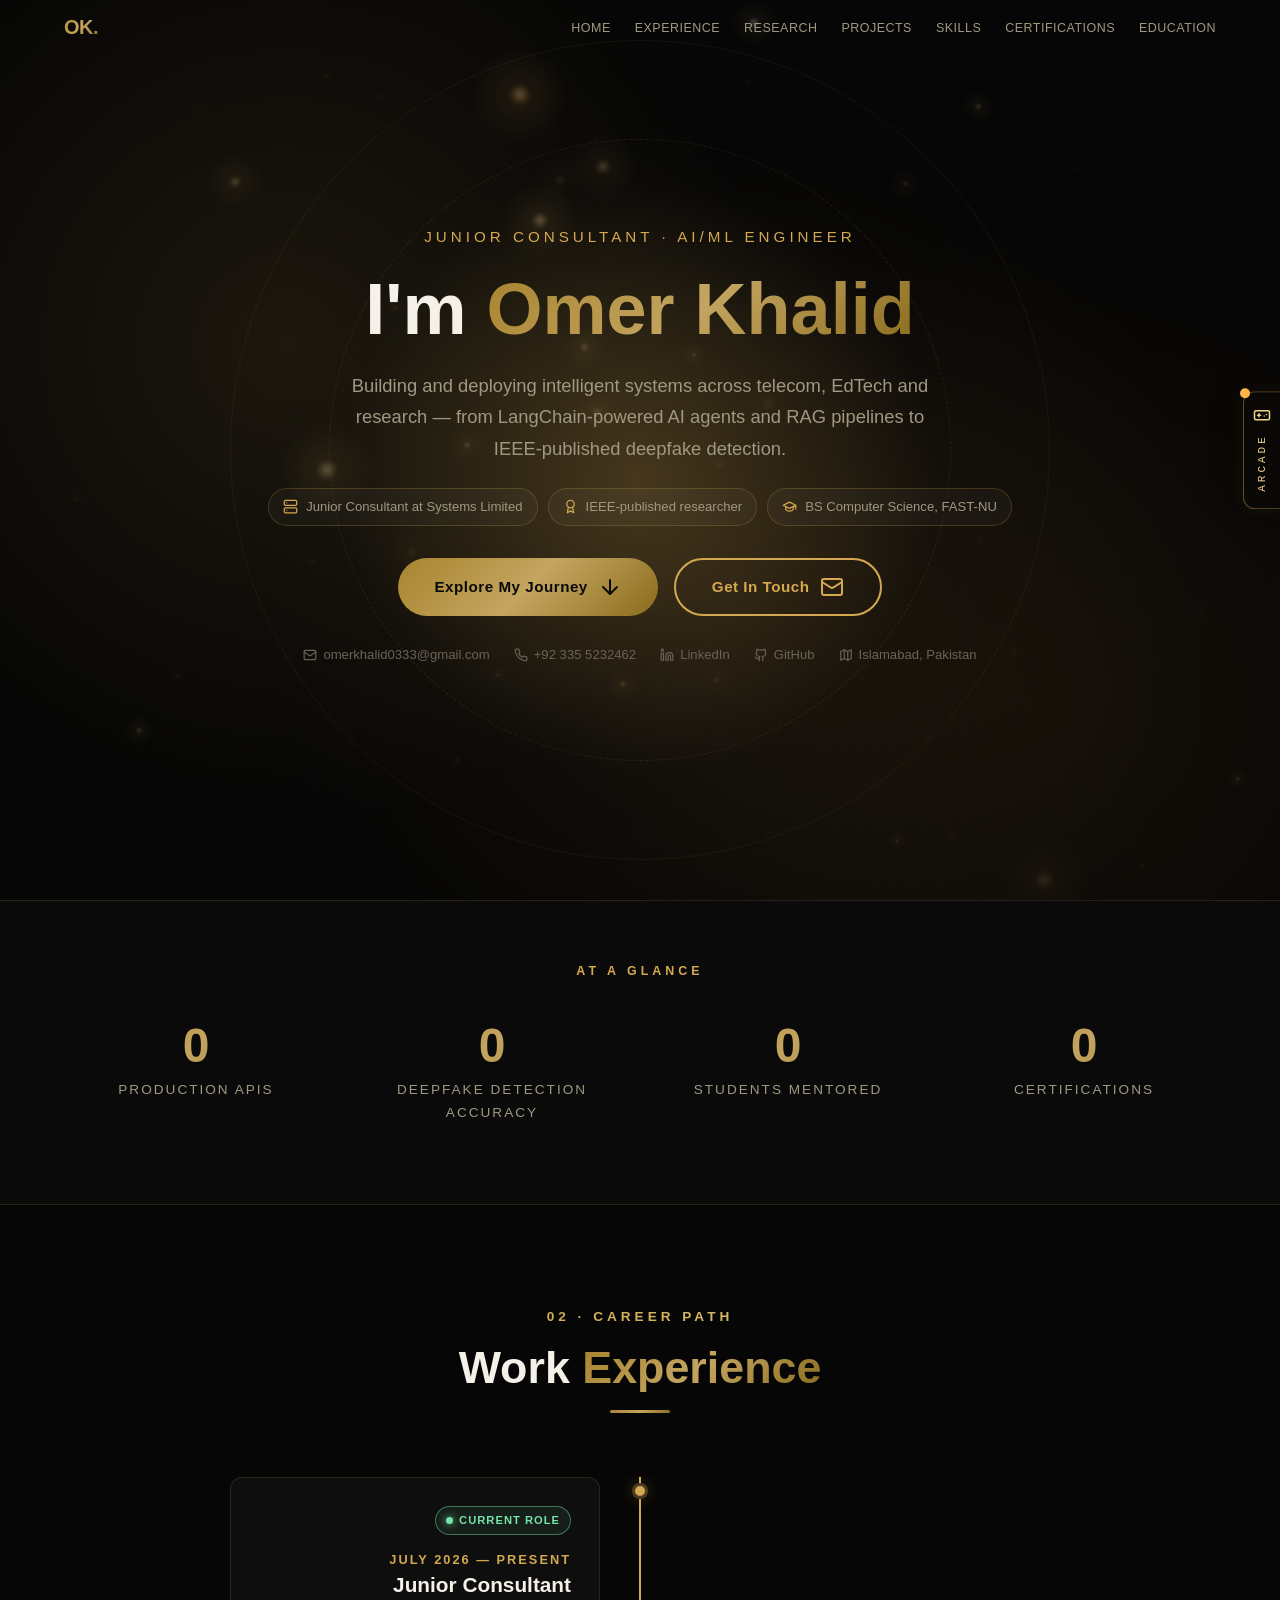
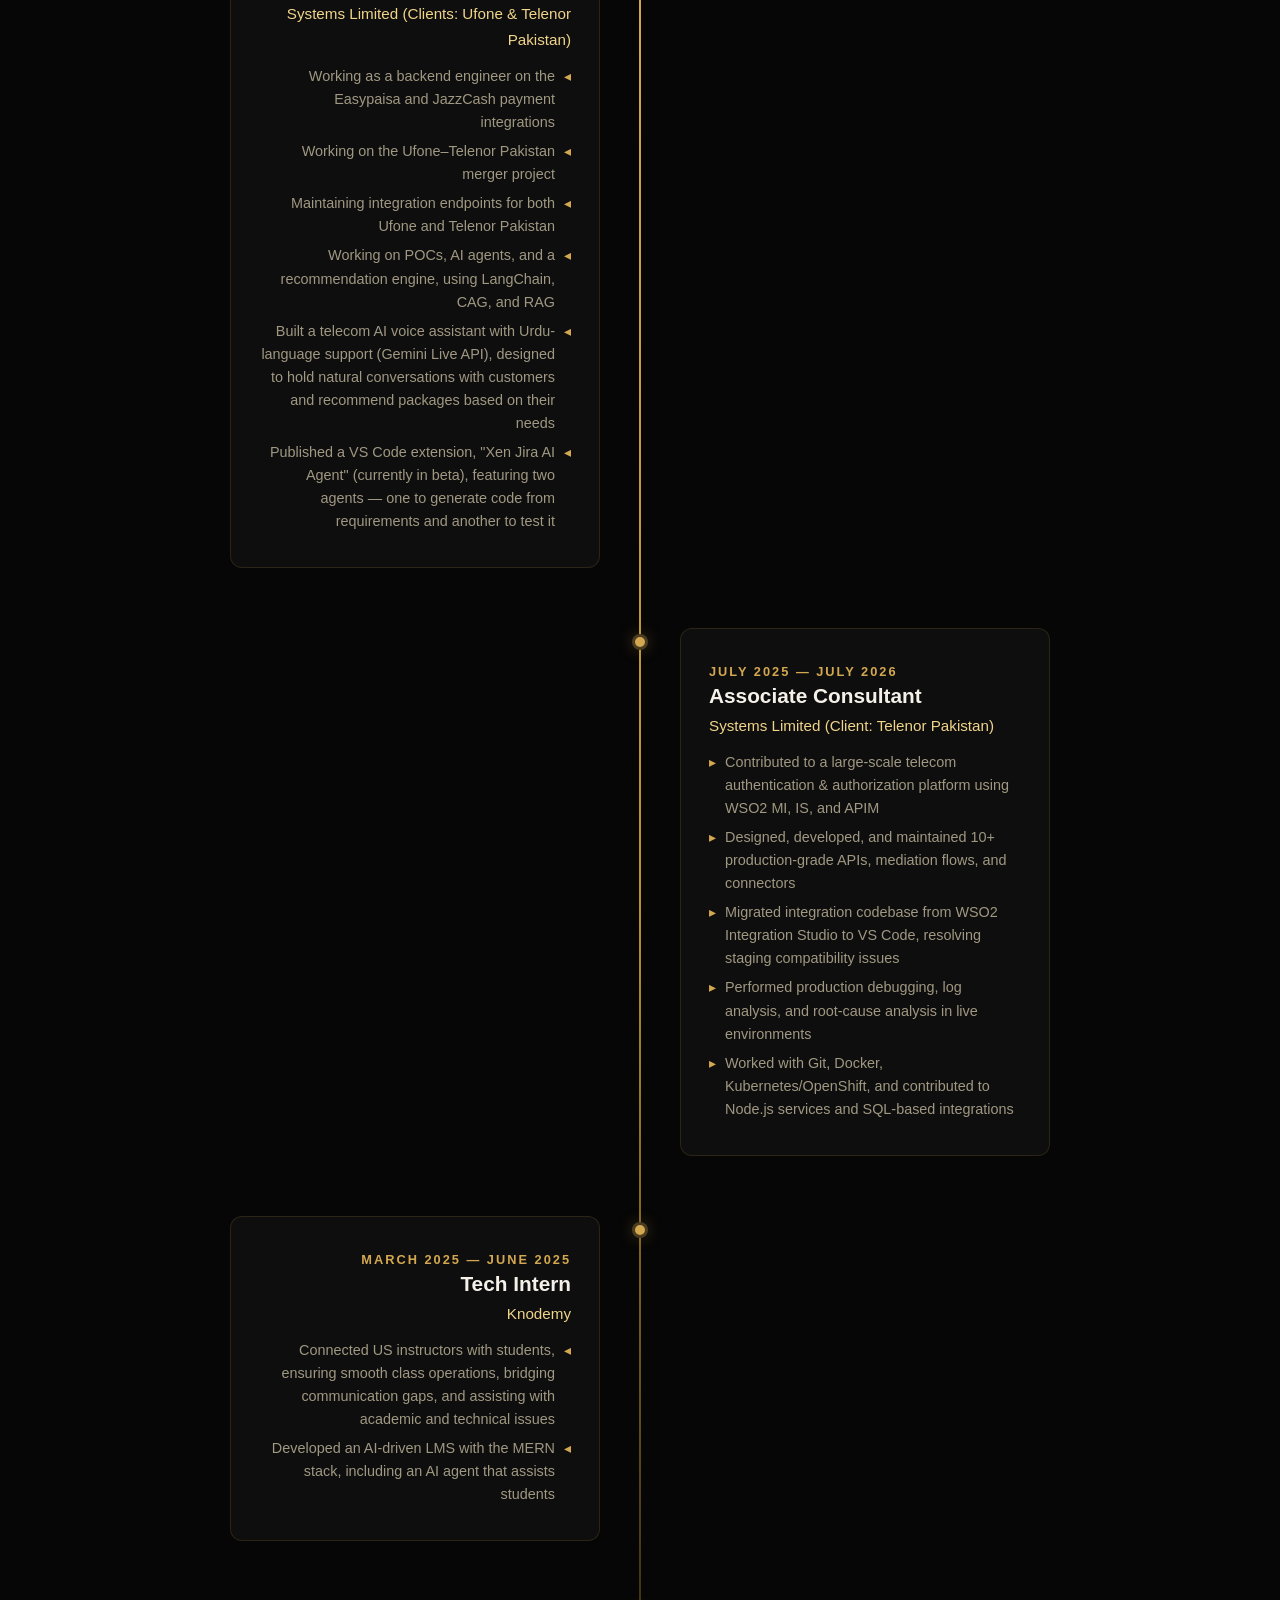
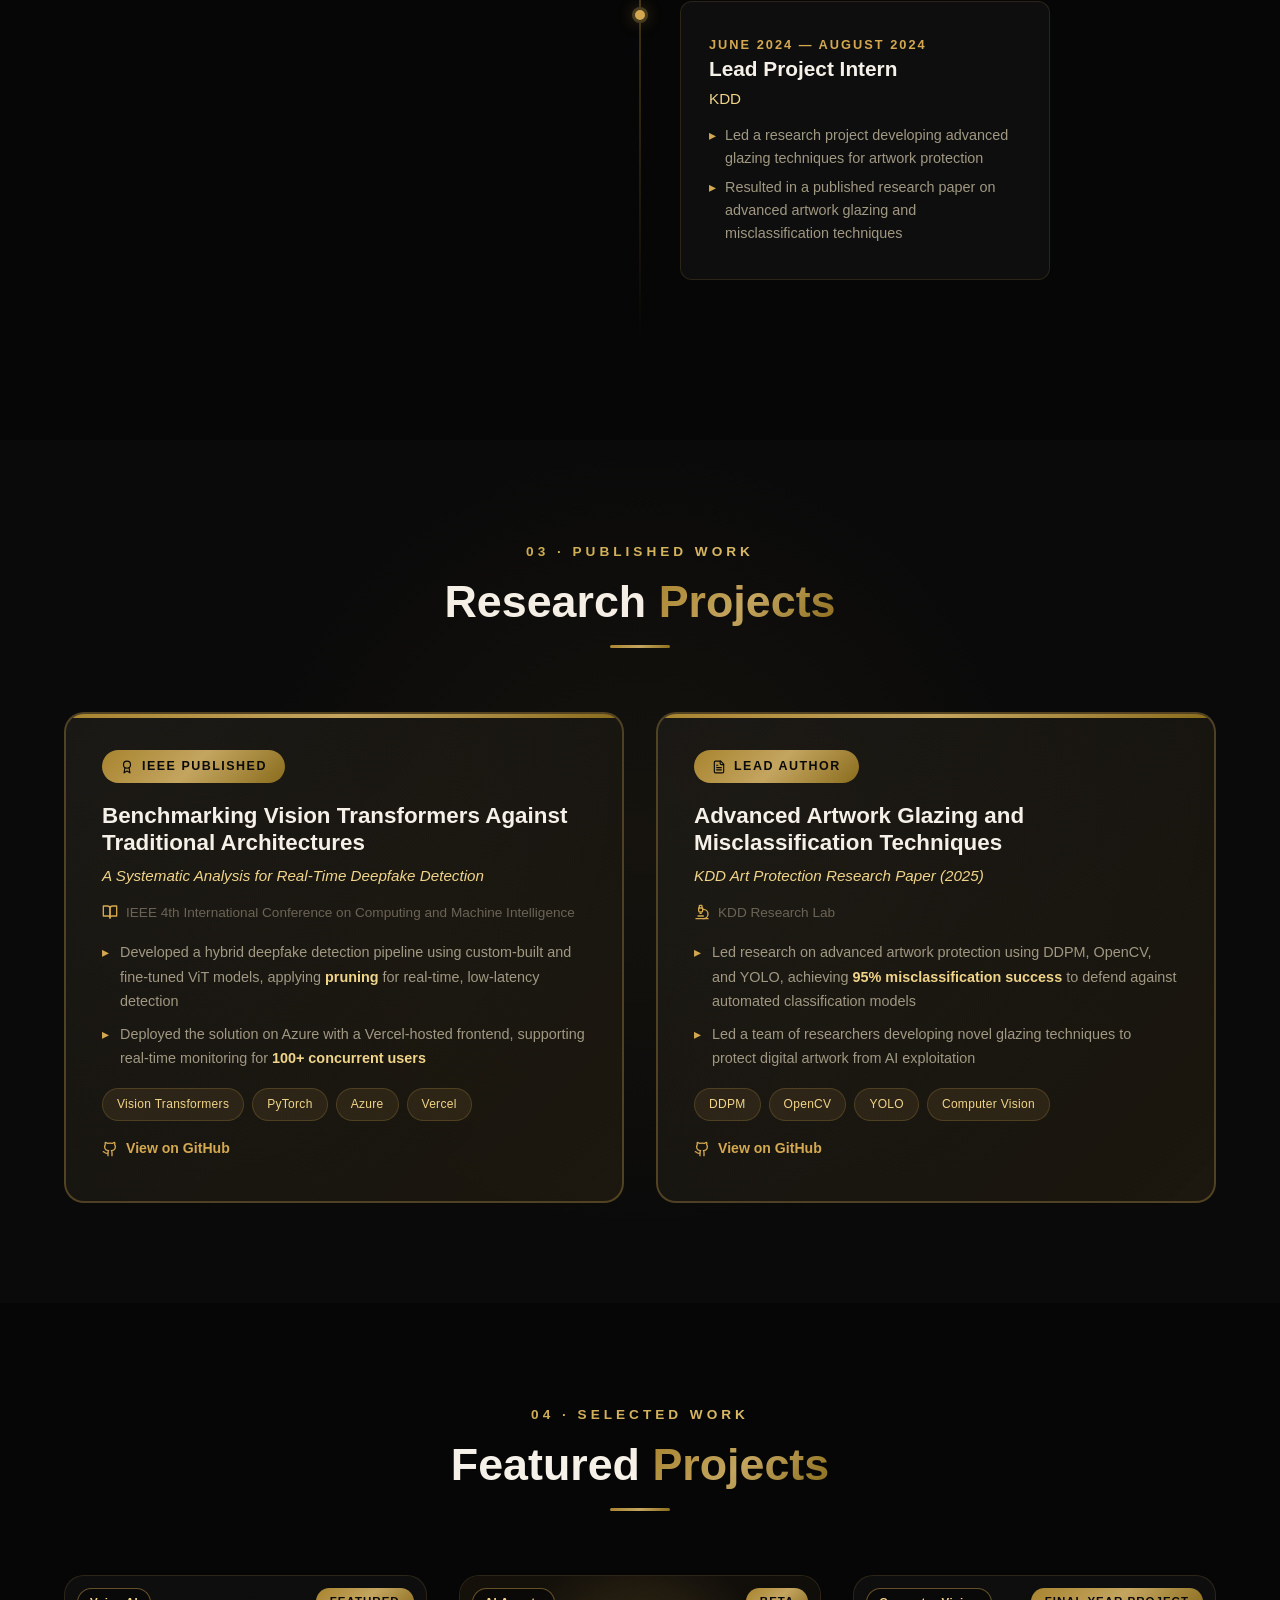
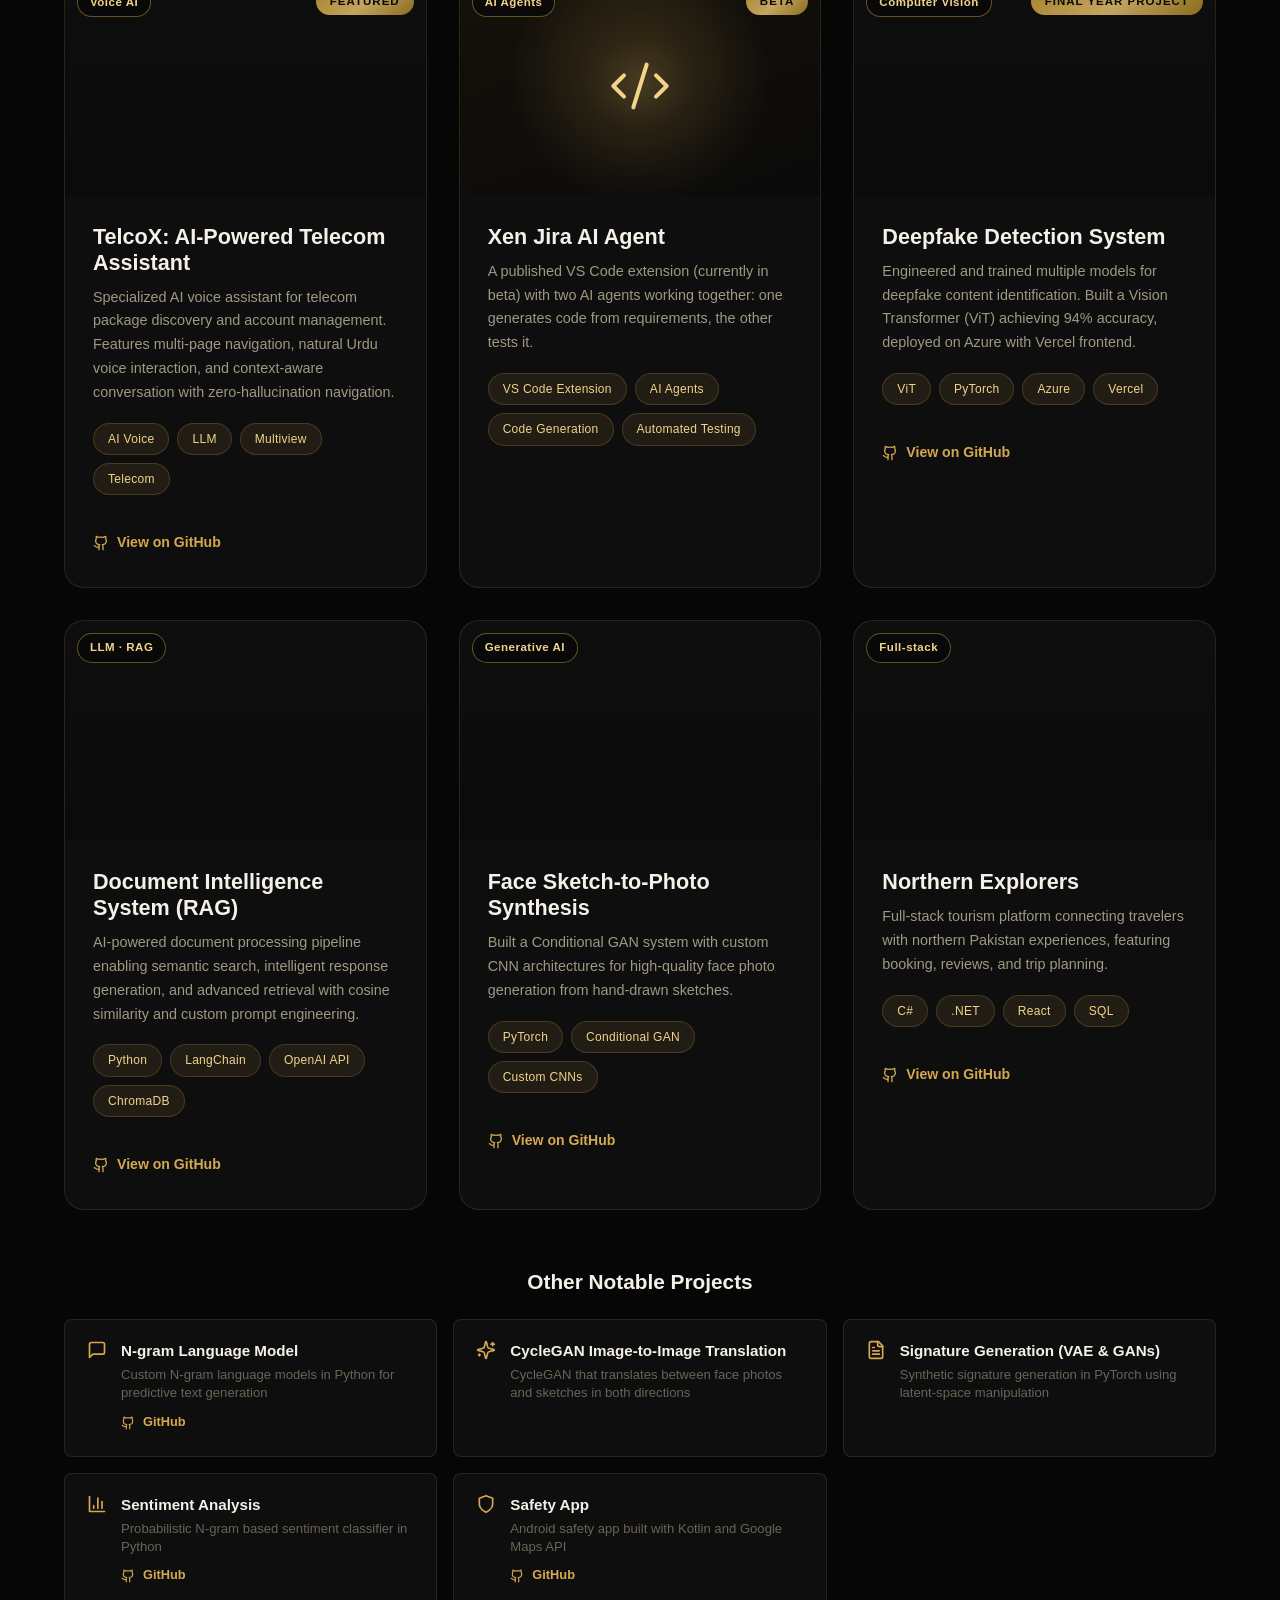
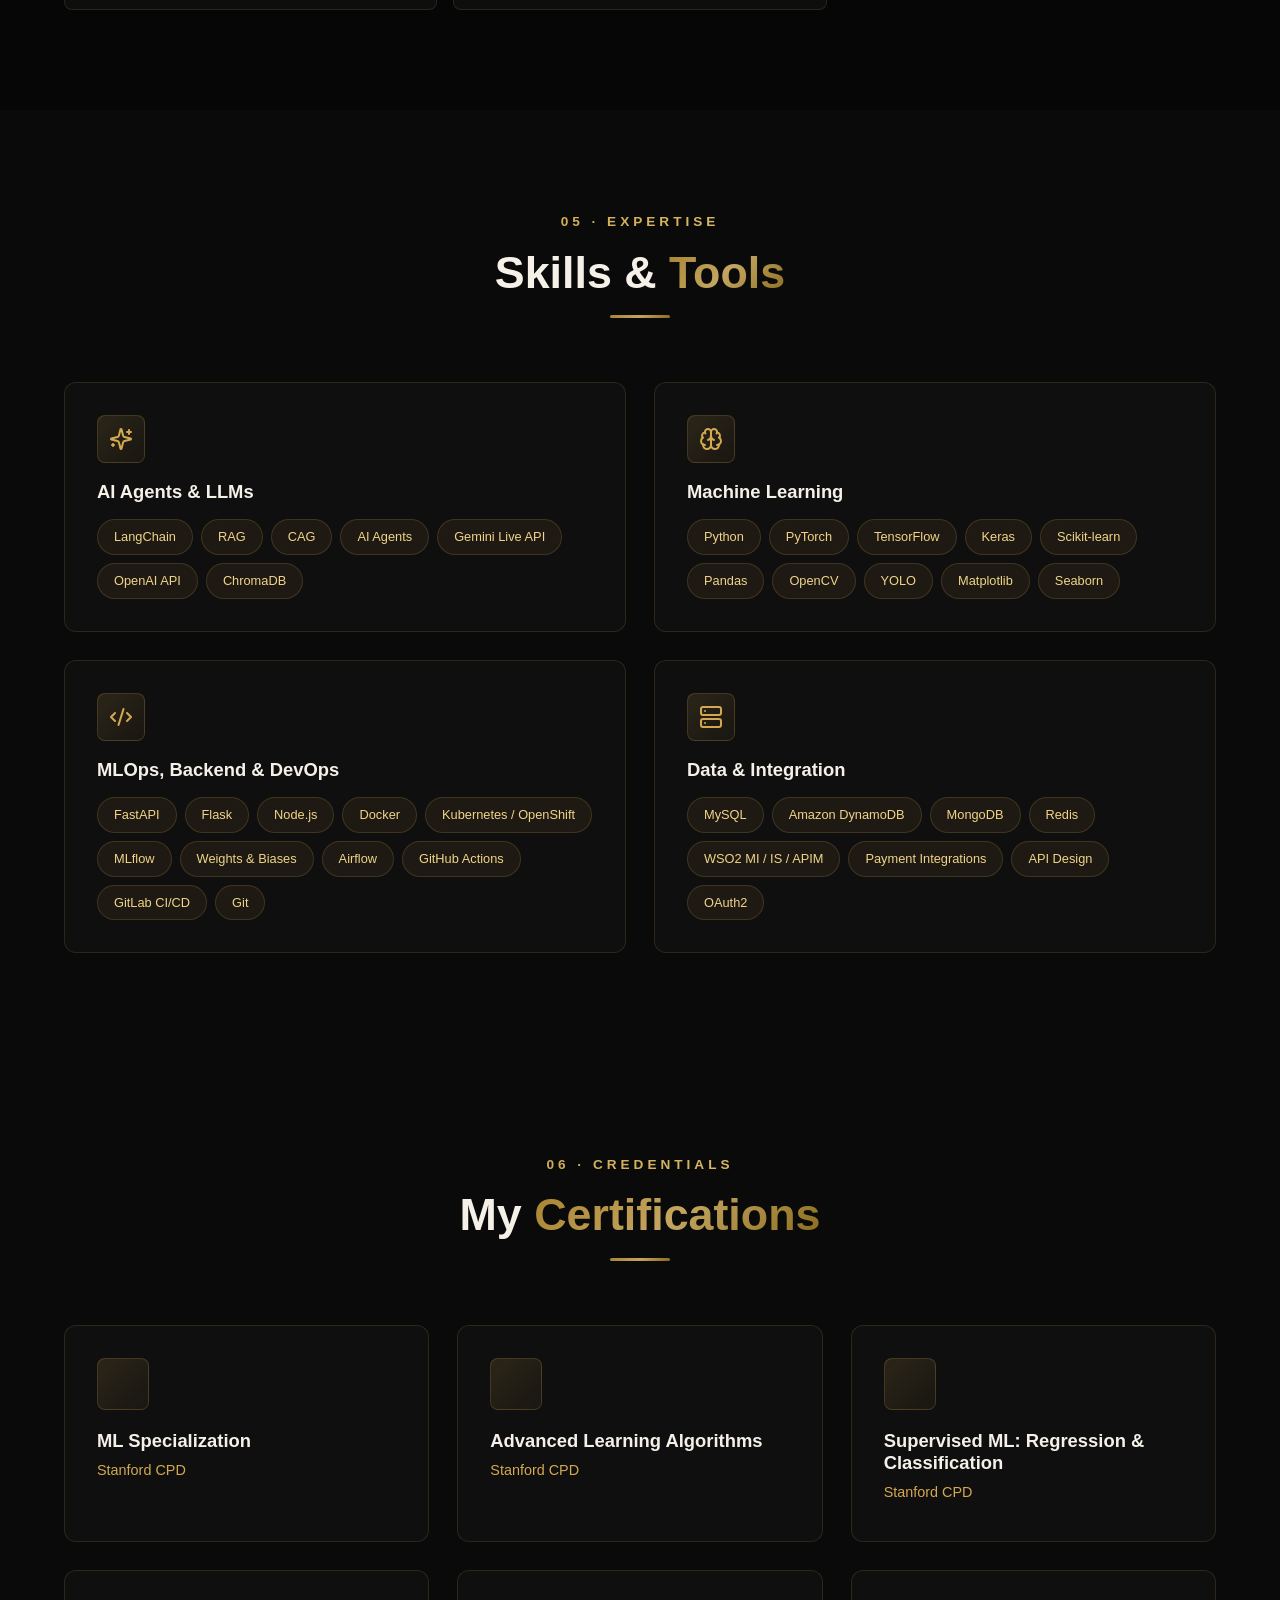
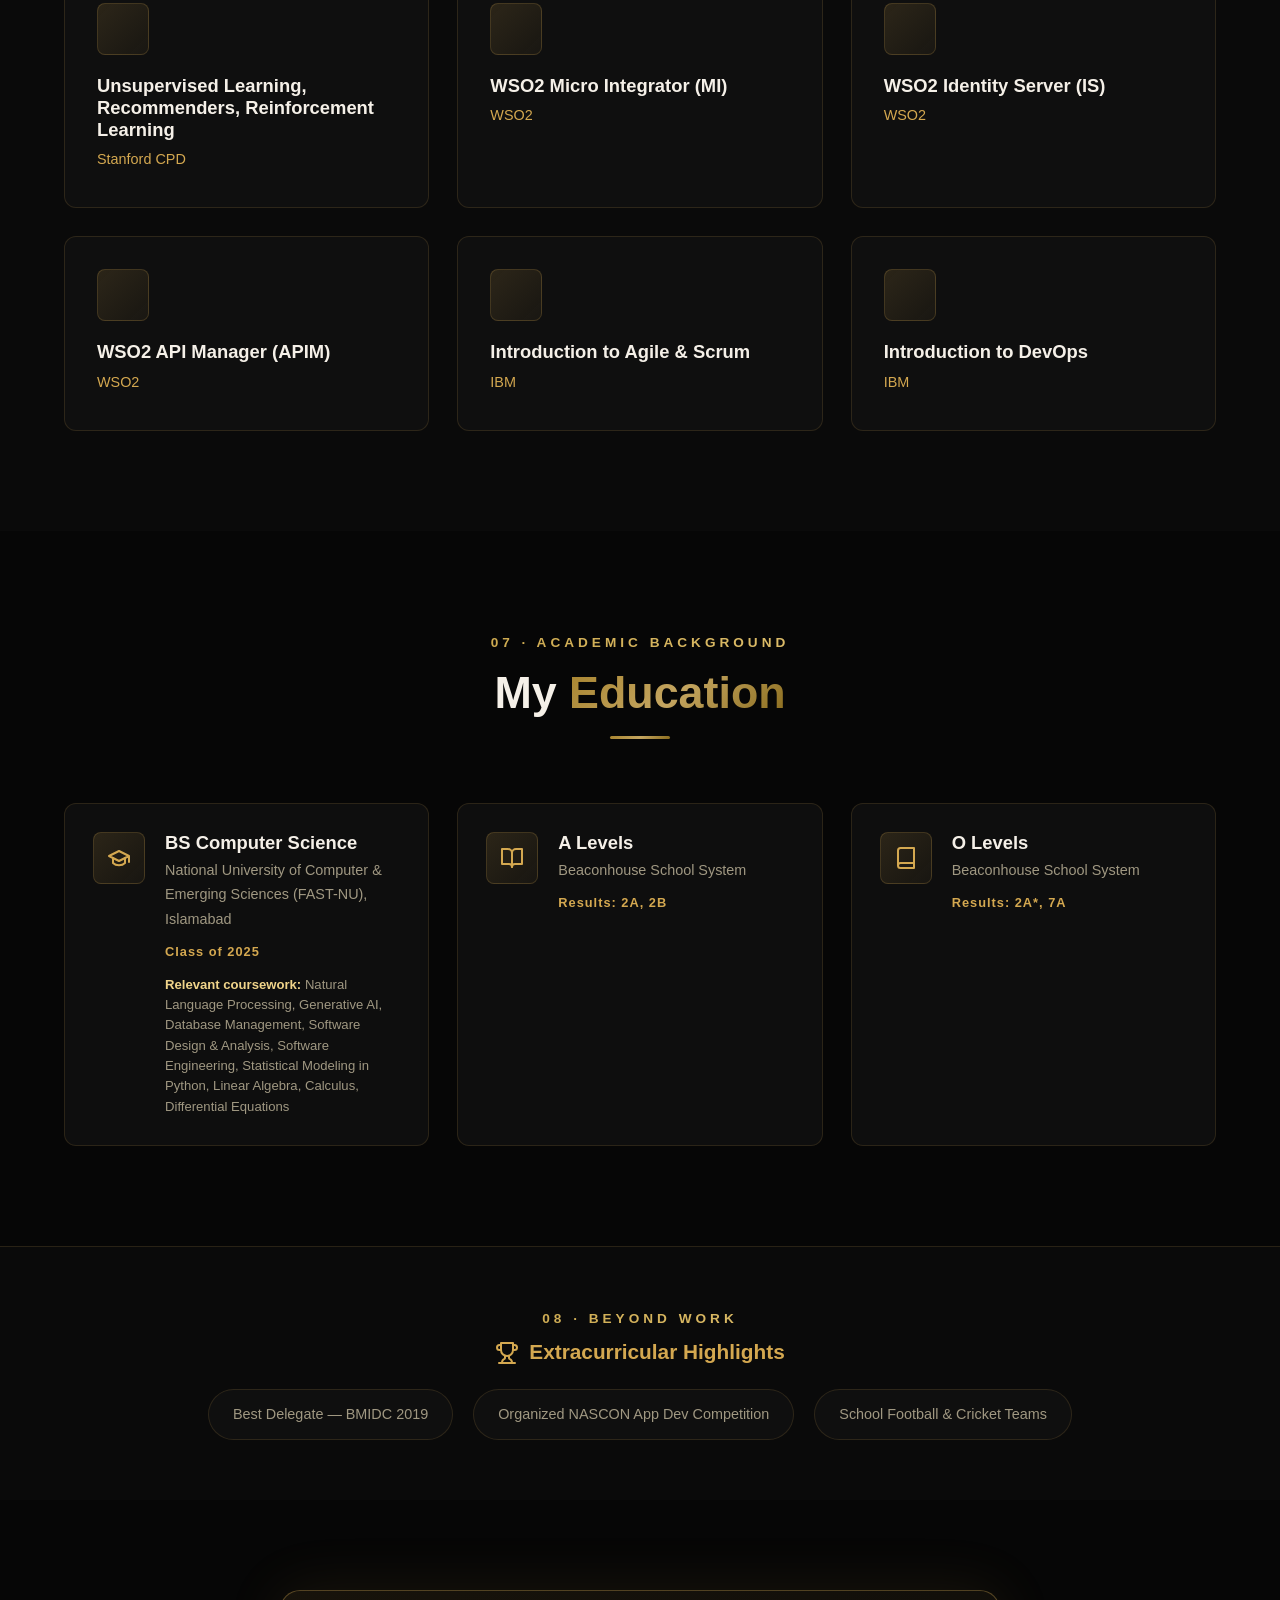
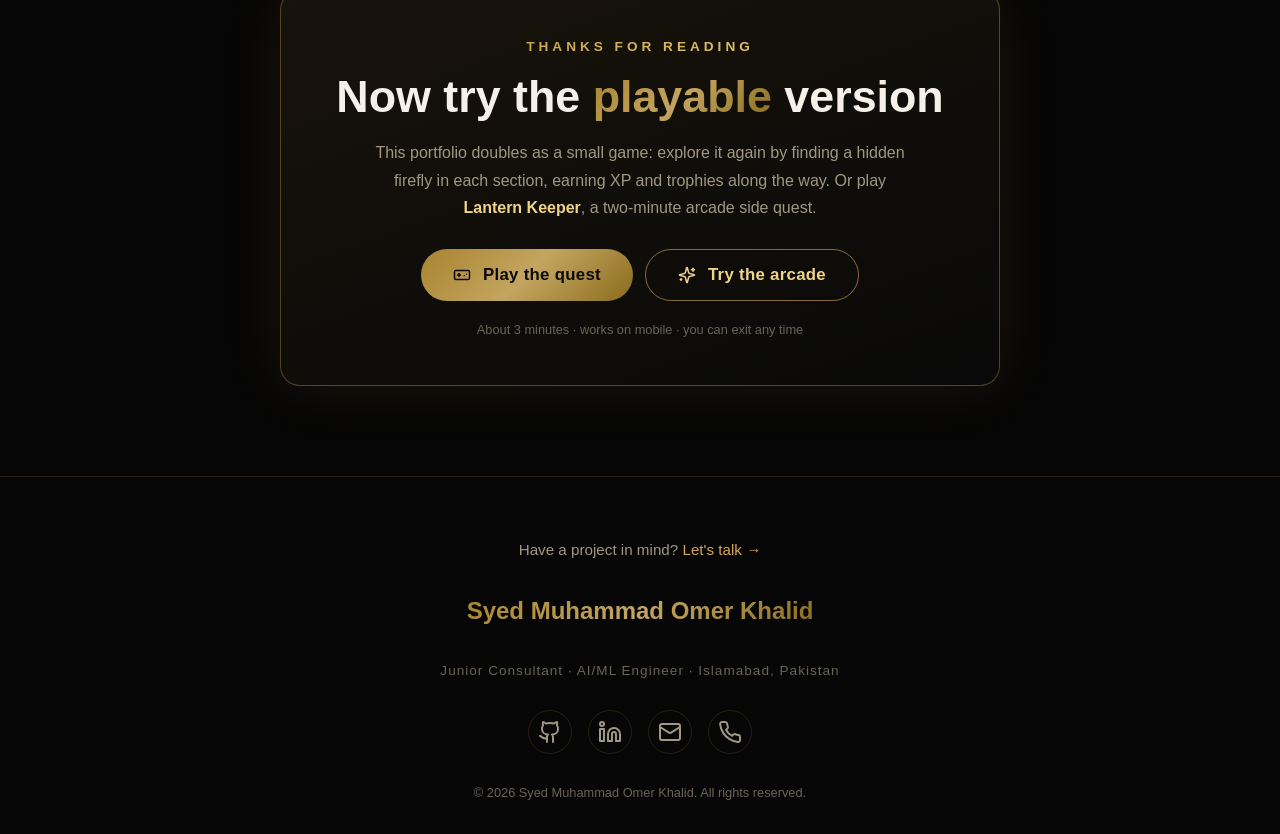
<file: index.html>
<!DOCTYPE html>
<html lang="en">

<head>
  <meta charset="UTF-8" />
  <meta name="viewport" content="width=device-width, initial-scale=1.0" />
  <title>Syed Muhammad Omer Khalid — Portfolio</title>
  <meta name="description"
    content="Portfolio of Syed Muhammad Omer Khalid — Junior Consultant and AI/ML engineer building AI agents, RAG pipelines and applied machine-learning systems." />
  <!-- Content-Security-Policy: only first-party scripts may run (no inline JS,
       no third-party CDNs), and Trusted Types forbid HTML-string DOM sinks
       (innerHTML & co.), which shuts the door on DOM-based XSS. Netlify sends
       the same policy as a header plus frame-ancestors, which a <meta> CSP
       cannot express. Keep both copies in sync. -->
  <meta http-equiv="Content-Security-Policy"
    content="default-src 'self'; script-src 'self'; style-src 'self' https://fonts.googleapis.com; font-src https://fonts.gstatic.com; img-src 'self' https://images.unsplash.com; connect-src 'self'; media-src 'none'; object-src 'none'; frame-src 'none'; worker-src 'none'; base-uri 'self'; form-action 'none'; require-trusted-types-for 'script'; trusted-types 'none'" />
  <meta name="referrer" content="strict-origin-when-cross-origin" />
  <meta name="theme-color" content="#000000" />
  <meta property="og:type" content="website" />
  <meta property="og:title" content="Omer Khalid — A Portfolio Quest" />
  <meta property="og:description"
    content="Junior Consultant and AI/ML engineer — AI agents, RAG pipelines and IEEE-published deepfake detection research. Includes an optional game version." />
  <meta name="twitter:card" content="summary" />
  <link rel="icon" href="favicon.svg" type="image/svg+xml" />
  <link rel="preconnect" href="https://fonts.googleapis.com" />
  <link rel="preconnect" href="https://fonts.gstatic.com" crossorigin />
  <link rel="stylesheet"
    href="https://fonts.googleapis.com/css2?family=Inter:wght@300;400;500;600&family=Outfit:wght@400;500;600;700;800&family=Silkscreen:wght@400;700&display=swap" />
  <link rel="stylesheet" href="style.css" />
  <link rel="stylesheet" href="game.css" />
  <link rel="stylesheet" href="arcade.css" />
  <script src="ambience.js" defer></script>
  <script src="script.js" defer></script>
  <script src="game.js" defer></script>
  <script src="arcade.js" defer></script>
</head>

<body>

  <!-- ═══════════════════════════════════════
       ICON SPRITE — self-hosted (Lucide, ISC licence). Replaces the
       unpinned unpkg CDN script so no third-party JS runs on the page.
       Usage: <svg class="icon"><use href="#i-name"></use></svg>
       ═══════════════════════════════════════ -->
  <svg class="sprite" aria-hidden="true" focusable="false" xmlns="http://www.w3.org/2000/svg">
    <symbol id="i-arrow-down" viewBox="0 0 24 24"><path d="M12 5v14" /><path d="m19 12-7 7-7-7" /></symbol>
    <symbol id="i-arrow-up" viewBox="0 0 24 24"><path d="m5 12 7-7 7 7" /><path d="M12 19V5" /></symbol>
    <symbol id="i-mail" viewBox="0 0 24 24"><rect width="20" height="16" x="2" y="4" rx="2" /><path d="m22 7-8.97 5.7a1.94 1.94 0 0 1-2.06 0L2 7" /></symbol>
    <symbol id="i-phone" viewBox="0 0 24 24"><path d="M22 16.92v3a2 2 0 0 1-2.18 2 19.79 19.79 0 0 1-8.63-3.07 19.5 19.5 0 0 1-6-6 19.79 19.79 0 0 1-3.07-8.67A2 2 0 0 1 4.11 2h3a2 2 0 0 1 2 1.72 12.84 12.84 0 0 0 .7 2.81 2 2 0 0 1-.45 2.11L8.09 9.91a16 16 0 0 0 6 6l1.27-1.27a2 2 0 0 1 2.11-.45 12.84 12.84 0 0 0 2.81.7A2 2 0 0 1 22 16.92z" /></symbol>
    <symbol id="i-linkedin" viewBox="0 0 24 24"><path d="M16 8a6 6 0 0 1 6 6v7h-4v-7a2 2 0 0 0-2-2 2 2 0 0 0-2 2v7h-4v-7a6 6 0 0 1 6-6z" /><rect width="4" height="12" x="2" y="9" /><circle cx="4" cy="4" r="2" /></symbol>
    <symbol id="i-github" viewBox="0 0 24 24"><path d="M15 22v-4a4.8 4.8 0 0 0-1-3.5c3 0 6-2 6-5.5.08-1.25-.27-2.48-1-3.5.28-1.15.28-2.35 0-3.5 0 0-1 0-3 1.5-2.64-.5-5.36-.5-8 0C6 2 5 2 5 2c-.3 1.15-.3 2.35 0 3.5A5.403 5.403 0 0 0 4 9c0 3.5 3 5.5 6 5.5-.39.49-.68 1.05-.85 1.65-.17.6-.22 1.23-.15 1.85v4" /><path d="M9 18c-4.51 2-5-2-7-2" /></symbol>
    <symbol id="i-award" viewBox="0 0 24 24"><circle cx="12" cy="8" r="6" /><path d="M15.477 12.89 17 22l-5-3-5 3 1.523-9.11" /></symbol>
    <symbol id="i-book-open" viewBox="0 0 24 24"><path d="M2 3h6a4 4 0 0 1 4 4v14a3 3 0 0 0-3-3H2z" /><path d="M22 3h-6a4 4 0 0 0-4 4v14a3 3 0 0 1 3-3h7z" /></symbol>
    <symbol id="i-book" viewBox="0 0 24 24"><path d="M4 19.5v-15A2.5 2.5 0 0 1 6.5 2H20v20H6.5a2.5 2.5 0 0 1 0-5H20" /></symbol>
    <symbol id="i-file-text" viewBox="0 0 24 24"><path d="M15 2H6a2 2 0 0 0-2 2v16a2 2 0 0 0 2 2h12a2 2 0 0 0 2-2V7Z" /><path d="M14 2v4a2 2 0 0 0 2 2h4" /><path d="M10 9H8" /><path d="M16 13H8" /><path d="M16 17H8" /></symbol>
    <symbol id="i-microscope" viewBox="0 0 24 24"><path d="M6 18h8" /><path d="M3 22h18" /><path d="M14 22a7 7 0 1 0 0-14h-1" /><path d="M9 14h2" /><path d="M9 12a2 2 0 0 1-2-2V6h6v4a2 2 0 0 1-2 2Z" /><path d="M12 6V3a1 1 0 0 0-1-1H9a1 1 0 0 0-1 1v3" /></symbol>
    <symbol id="i-message-square" viewBox="0 0 24 24"><path d="M21 15a2 2 0 0 1-2 2H7l-4 4V5a2 2 0 0 1 2-2h14a2 2 0 0 1 2 2z" /></symbol>
    <symbol id="i-bar-chart-3" viewBox="0 0 24 24"><path d="M3 3v18h18" /><path d="M18 17V9" /><path d="M13 17V5" /><path d="M8 17v-3" /></symbol>
    <symbol id="i-shield" viewBox="0 0 24 24"><path d="M12 22s8-4 8-10V5l-8-3-8 3v7c0 6 8 10 8 10" /></symbol>
    <symbol id="i-server" viewBox="0 0 24 24"><rect width="20" height="8" x="2" y="2" rx="2" ry="2" /><rect width="20" height="8" x="2" y="14" rx="2" ry="2" /><path d="M6 6h.01" /><path d="M6 18h.01" /></symbol>
    <symbol id="i-code-2" viewBox="0 0 24 24"><path d="m18 16 4-4-4-4" /><path d="m6 8-4 4 4 4" /><path d="m14.5 4-5 16" /></symbol>
    <symbol id="i-brain" viewBox="0 0 24 24"><path d="M12 5a3 3 0 1 0-5.997.125 4 4 0 0 0-2.526 5.77 4 4 0 0 0 .556 6.588A4 4 0 1 0 12 18Z" /><path d="M12 5a3 3 0 1 1 5.997.125 4 4 0 0 1 2.526 5.77 4 4 0 0 1-.556 6.588A4 4 0 1 1 12 18Z" /><path d="M15 13a4.5 4.5 0 0 1-3-4 4.5 4.5 0 0 1-3 4" /><path d="M17.599 6.5a3 3 0 0 0 .399-1.375" /><path d="M6.003 5.125A3 3 0 0 0 6.401 6.5" /><path d="M3.477 10.896a4 4 0 0 1 .585-.396" /><path d="M19.938 10.5a4 4 0 0 1 .585.396" /><path d="M6 18a4 4 0 0 1-1.967-.516" /><path d="M19.967 17.484A4 4 0 0 1 18 18" /></symbol>
    <symbol id="i-graduation-cap" viewBox="0 0 24 24"><path d="M22 10v6M2 10l10-5 10 5-10 5z" /><path d="M6 12v5c3 3 9 3 12 0v-5" /></symbol>
    <symbol id="i-trophy" viewBox="0 0 24 24"><path d="M6 9H4.5a2.5 2.5 0 0 1 0-5H6" /><path d="M18 9h1.5a2.5 2.5 0 0 0 0-5H18" /><path d="M4 22h16" /><path d="M10 14.66V17c0 .55-.47.98-.97 1.21C7.85 18.75 7 20.24 7 22" /><path d="M14 14.66V17c0 .55.47.98.97 1.21C16.15 18.75 17 20.24 17 22" /><path d="M18 2H6v7a6 6 0 0 0 12 0V2Z" /></symbol>
    <symbol id="i-chevron-up" viewBox="0 0 24 24"><path d="m18 15-6-6-6 6" /></symbol>
    <symbol id="i-chevron-down" viewBox="0 0 24 24"><path d="m6 9 6 6 6-6" /></symbol>
    <symbol id="i-sparkles" viewBox="0 0 24 24"><path d="M9.937 15.5A2 2 0 0 0 8.5 14.063l-6.135-1.582a.5.5 0 0 1 0-.962L8.5 9.936A2 2 0 0 0 9.937 8.5l1.582-6.135a.5.5 0 0 1 .963 0L14.063 8.5A2 2 0 0 0 15.5 9.937l6.135 1.581a.5.5 0 0 1 0 .964L15.5 14.063a2 2 0 0 0-1.437 1.437l-1.582 6.135a.5.5 0 0 1-.963 0z" /><path d="M20 3v4" /><path d="M22 5h-4" /><path d="M4 17v2" /><path d="M5 18H3" /></symbol>
    <symbol id="i-zap" viewBox="0 0 24 24"><path d="M13 2 3 14h9l-1 8 10-12h-9l1-8z" /></symbol>
    <symbol id="i-star" viewBox="0 0 24 24"><path d="M12 2l3.09 6.26L22 9.27l-5 4.87 1.18 6.88L12 17.77l-6.18 3.25L7 14.14 2 9.27l6.91-1.01L12 2z" /></symbol>
    <symbol id="i-map" viewBox="0 0 24 24"><path d="M3 6l6-3 6 3 6-3v15l-6 3-6-3-6 3z" /><path d="M9 3v15" /><path d="M15 6v15" /></symbol>
    <symbol id="i-lock" viewBox="0 0 24 24"><rect width="18" height="11" x="3" y="11" rx="2" ry="2" /><path d="M7 11V7a5 5 0 0 1 10 0v4" /></symbol>
    <symbol id="i-fast-forward" viewBox="0 0 24 24"><path d="M13 19l9-7-9-7z" /><path d="M2 19l9-7-9-7z" /></symbol>
    <symbol id="i-rotate-ccw" viewBox="0 0 24 24"><path d="M3 12a9 9 0 1 0 9-9 9.75 9.75 0 0 0-6.74 2.74L3 8" /><path d="M3 3v5h5" /></symbol>
    <symbol id="i-volume-2" viewBox="0 0 24 24"><path d="M11 5 6 9H2v6h4l5 4z" /><path d="M15.54 8.46a5 5 0 0 1 0 7.07" /><path d="M19.07 4.93a10 10 0 0 1 0 14.14" /></symbol>
    <symbol id="i-volume-x" viewBox="0 0 24 24"><path d="M11 5 6 9H2v6h4l5 4z" /><path d="m22 9-6 6" /><path d="m16 9 6 6" /></symbol>
    <symbol id="i-x" viewBox="0 0 24 24"><path d="M18 6 6 18" /><path d="m6 6 12 12" /></symbol>
    <symbol id="i-check" viewBox="0 0 24 24"><path d="M20 6 9 17l-5-5" /></symbol>
    <symbol id="i-moon" viewBox="0 0 24 24"><path d="M12 3a6 6 0 0 0 9 9 9 9 0 1 1-9-9Z" /></symbol>
    <symbol id="i-play" viewBox="0 0 24 24"><path d="M6 3l14 9-14 9z" /></symbol>
    <symbol id="i-gamepad" viewBox="0 0 24 24"><path d="M6 12h4" /><path d="M8 10v4" /><path d="M15 13h.01" /><path d="M18 11h.01" /><rect width="20" height="12" x="2" y="6" rx="2" /></symbol>
  </svg>

  <noscript>
    <div class="noscript">
      <p>This portfolio is an interactive quest and needs JavaScript.</p>
      <p>Reach Omer on
        <a href="https://www.linkedin.com/in/smomerkhalid/" rel="noopener noreferrer">LinkedIn</a> ·
        <a href="https://github.com/Omerkhalid-1" rel="noopener noreferrer">GitHub</a></p>
    </div>
  </noscript>

  <!-- ═══════════════════════════════════════
       AMBIENT NEBULA — slow drifting gold/amber/teal blobs behind the fireflies
       ═══════════════════════════════════════ -->
  <div class="nebula" aria-hidden="true">
    <div class="nebula__blob nebula__blob--1"></div>
    <div class="nebula__blob nebula__blob--2"></div>
    <div class="nebula__blob nebula__blob--3"></div>
    <div class="nebula__blob nebula__blob--4"></div>
    <div class="nebula__blob nebula__blob--5"></div>
  </div>

  <!-- ═══════════════════════════════════════
       GOLDEN FIREFLIES + shooting stars — drawn on a single canvas by
       ambience.js (one GPU layer instead of ~120 animated elements)
       ═══════════════════════════════════════ -->
  <canvas class="fireflies" id="fireflies" aria-hidden="true"></canvas>

  <!-- Cursor aura — soft gold halo follows the mouse (capable desktops only) -->
  <div class="cursor-aura" id="cursor-aura" aria-hidden="true"></div>


  <!-- ═══════════════════════════════════════
       STAGE — unlocked sections mount here in canonical order
       ═══════════════════════════════════════ -->
  <!-- ═══════════════════════════════════════
       STAGE — 8 spacers, one per section. Each contains a firefly that
       only becomes visible once its slot is scrolled into view. Click the
       firefly to mount the section content into that same slot.
       ═══════════════════════════════════════ -->
  <main class="stage" id="stage">
    <div class="section-slot" data-section="hero" data-anchor="hero stats">
      <button class="unlock-firefly" data-target="hero" data-label="About Me" aria-label="Reveal About Me">
        <span class="unlock-firefly__hint">About Me</span>
      </button>
    </div>
    <div class="section-slot" data-section="experience" data-anchor="experience">
      <button class="unlock-firefly" data-target="experience" data-label="Experience" aria-label="Reveal Experience">
        <span class="unlock-firefly__hint">Experience</span>
      </button>
    </div>
    <div class="section-slot" data-section="research" data-anchor="research">
      <button class="unlock-firefly" data-target="research" data-label="Research" aria-label="Reveal Research">
        <span class="unlock-firefly__hint">Research</span>
      </button>
    </div>
    <div class="section-slot" data-section="projects" data-anchor="projects">
      <button class="unlock-firefly" data-target="projects" data-label="Projects" aria-label="Reveal Projects">
        <span class="unlock-firefly__hint">Projects</span>
      </button>
    </div>
    <div class="section-slot" data-section="skills" data-anchor="skills">
      <button class="unlock-firefly" data-target="skills" data-label="Skills" aria-label="Reveal Skills">
        <span class="unlock-firefly__hint">Skills</span>
      </button>
    </div>
    <div class="section-slot" data-section="certs" data-anchor="certifications">
      <button class="unlock-firefly" data-target="certs" data-label="Certifications" aria-label="Reveal Certifications">
        <span class="unlock-firefly__hint">Certifications</span>
      </button>
    </div>
    <div class="section-slot" data-section="education" data-anchor="education">
      <button class="unlock-firefly" data-target="education" data-label="Education" aria-label="Reveal Education">
        <span class="unlock-firefly__hint">Education</span>
      </button>
    </div>
    <div class="section-slot" data-section="extras" data-anchor="extras">
      <button class="unlock-firefly" data-target="extras" data-label="More" aria-label="Reveal More">
        <span class="unlock-firefly__hint">More</span>
      </button>
    </div>
  </main>

  <!-- ═══════════════════════════════════════
       GAME HUD — level, XP, zone map, sparks, actions (driven by game.js)
       ═══════════════════════════════════════ -->
  <div class="hud" id="hud" hidden>
    <div class="hud__level">
      <span class="hud__lv" id="hud-lv"><small>LV</small><b id="hud-level">1</b></span>
      <div class="hud__xp">
        <div class="hud__xp-meta">
          <span class="hud__title" id="hud-title">Wanderer</span>
          <span class="hud__xp-num" id="hud-xp">0 / 100 XP</span>
        </div>
        <div class="hud__xp-bar" id="hud-xp-bar" role="progressbar" aria-label="Experience to next level"
          aria-valuemin="0" aria-valuemax="100" aria-valuenow="0"><span id="hud-xp-fill"></span></div>
      </div>
    </div>

    <div class="hud__zones">
      <ol class="hud__pips" id="hud-pips" aria-label="Zone map"></ol>
      <span class="hud__count" aria-label="Zones unlocked"><b id="hud-zone-count">0</b>/<span id="hud-zone-total">8</span></span>
    </div>

    <div class="hud__sparks" data-tip="Sparks caught — click drifting fireflies">
      <svg class="icon" aria-hidden="true"><use href="#i-sparkles"></use></svg>
      <b id="hud-sparks">0</b>
      <span class="hud__combo" id="hud-combo" aria-hidden="true"></span>
    </div>

    <div class="hud__actions">
      <button class="hud__btn" id="hud-trophies" type="button" data-tip="Trophies" aria-label="Open trophy room">
        <svg class="icon" aria-hidden="true"><use href="#i-trophy"></use></svg>
        <span class="hud__badge" id="hud-trophy-count">0</span>
      </button>
      <button class="hud__btn" id="hud-sound" type="button" data-tip="Sound" aria-label="Sound" aria-pressed="true">
        <svg class="icon icon--on" aria-hidden="true"><use href="#i-volume-2"></use></svg>
        <svg class="icon icon--off" aria-hidden="true"><use href="#i-volume-x"></use></svg>
      </button>
      <button class="hud__btn" id="hud-reveal" type="button" data-tip="Exit game" aria-label="Exit the game and show the full portfolio">
        <svg class="icon" aria-hidden="true"><use href="#i-x"></use></svg>
      </button>
      <button class="hud__btn" id="hud-reset" type="button" data-tip="New game" aria-label="Start a new game">
        <svg class="icon" aria-hidden="true"><use href="#i-rotate-ccw"></use></svg>
      </button>
      <button class="hud__btn hud__btn--min" id="hud-min" type="button" data-tip="Minimise" aria-label="Minimise game bar"
        aria-expanded="true">
        <svg class="icon" aria-hidden="true"><use href="#i-chevron-down"></use></svg>
      </button>
    </div>
  </div>

  <!-- Points to the next locked zone when it is off-screen -->
  <button class="compass" id="compass" type="button" hidden>
    <svg class="icon compass__arrow" aria-hidden="true"><use href="#i-arrow-down"></use></svg>
    <span><span class="compass__prefix">Next zone: </span><b id="compass-label"></b></span>
  </button>

  <!-- Welcome whisper that fades after a few seconds -->
  <div class="unlock-welcome unlock-welcome--fading" id="unlock-welcome">
    <p class="unlock-welcome__line">Scroll to explore · click the glowing firefly to unlock each zone</p>
  </div>

  <!-- Toasts (achievements, zone discoveries) + transient effects -->
  <div class="toasts" id="toasts" role="status" aria-live="polite"></div>
  <div class="fx-layer" id="fx-layer" aria-hidden="true"></div>

  <!-- ═══ Title screen ═══ -->
  <dialog class="title-screen" id="title-screen" aria-labelledby="title-name">
    <div class="title-screen__inner">
      <p class="title-screen__eyebrow">
        <svg class="icon" aria-hidden="true"><use href="#i-gamepad"></use></svg> A portfolio quest
      </p>
      <p class="title-screen__name" id="title-name">Omer <span>Khalid</span></p>
      <p class="title-screen__role">Junior Consultant · AI/ML Engineer</p>

      <ol class="title-screen__howto">
        <li>
          <span class="howto-icon"><svg class="icon" aria-hidden="true"><use href="#i-arrow-down"></use></svg></span>
          <span><b>Scroll</b> through the dark to find each zone's firefly</span>
        </li>
        <li>
          <span class="howto-icon"><svg class="icon" aria-hidden="true"><use href="#i-zap"></use></svg></span>
          <span><b data-tap-word>Click</b> it to unlock one of <span id="title-zone-total">8</span> zones</span>
        </li>
        <li>
          <span class="howto-icon"><svg class="icon" aria-hidden="true"><use href="#i-sparkles"></use></svg></span>
          <span><b>Catch</b> drifting sparks for XP and combos</span>
        </li>
      </ol>

      <p class="title-screen__progress" id="title-progress" hidden></p>

      <div class="title-screen__actions">
        <button class="btn-start" id="btn-start" type="button" autofocus>
          <span id="btn-start-label">Press Start</span>
          <kbd>Enter</kbd>
        </button>
        <button class="btn-ghost" id="btn-new-game" type="button" hidden>New game</button>
      </div>
      <button class="btn-skip" id="btn-skip" type="button">No time to play? Show me the full portfolio →</button>
    </div>
  </dialog>

  <!-- ═══ Trophy room ═══ -->
  <dialog class="modal" id="trophy-room" aria-labelledby="trophy-title">
    <div class="modal__card">
      <button class="modal__close" type="button" data-close aria-label="Close">
        <svg class="icon" aria-hidden="true"><use href="#i-x"></use></svg>
      </button>
      <p class="modal__eyebrow"><span id="trophy-count">0</span> / <span id="trophy-total">0</span> unlocked</p>
      <h2 class="modal__title" id="trophy-title">Trophy Room</h2>
      <ul class="trophy-list" id="trophy-list"></ul>
    </div>
  </dialog>

  <!-- ═══ Victory screen ═══ -->
  <dialog class="modal modal--victory" id="victory" aria-labelledby="victory-title">
    <div class="modal__card">
      <button class="modal__close" type="button" data-close aria-label="Close">
        <svg class="icon" aria-hidden="true"><use href="#i-x"></use></svg>
      </button>
      <p class="modal__eyebrow">All zones unlocked</p>
      <h2 class="modal__title" id="victory-title">Quest Complete</h2>
      <dl class="victory-stats">
        <div><dt>Time</dt><dd id="v-time">—</dd></div>
        <div><dt>Level</dt><dd id="v-level">1</dd></div>
        <div><dt>Sparks</dt><dd id="v-sparks">0</dd></div>
        <div><dt>Best combo</dt><dd id="v-combo">×1</dd></div>
        <div><dt>Trophies</dt><dd id="v-trophies">0</dd></div>
      </dl>
      <p class="modal__text">You've explored the whole portfolio. If you'd like to work together, I'd love to hear
        from you.</p>
      <div class="modal__actions">
        <a class="btn-start" href="#" data-contact="email">
          <svg class="icon" aria-hidden="true"><use href="#i-mail"></use></svg> Send a message
        </a>
        <a class="btn-ghost" href="https://www.linkedin.com/in/smomerkhalid/" target="_blank"
          rel="noopener noreferrer">
          <svg class="icon" aria-hidden="true"><use href="#i-linkedin"></use></svg> Connect on LinkedIn
        </a>
      </div>
      <button class="btn-skip" type="button" data-close>Keep exploring</button>
    </div>
  </dialog>

  <!-- ═══════════════════════════════════════
       SIDE TAB + ARCADE DRAWER — "Lantern Keeper" mini-game (arcade.js)
       Non-modal: the portfolio stays usable while the drawer is open.
       ═══════════════════════════════════════ -->
  <button class="side-tab" id="side-tab" type="button" aria-label="Arcade mini-game" aria-controls="arcade"
    aria-expanded="false">
    <svg class="icon" aria-hidden="true"><use href="#i-gamepad"></use></svg>
    <span class="side-tab__label">Arcade</span>
    <span class="side-tab__ping" id="side-tab-ping" aria-hidden="true"></span>
  </button>

  <aside class="drawer" id="arcade" aria-labelledby="arcade-title" inert>
    <div class="drawer__inner">
      <header class="drawer__header">
        <div>
          <p class="drawer__eyebrow">Side quest · Arcade</p>
          <h2 class="drawer__title" id="arcade-title">Lantern Keeper</h2>
        </div>
        <button class="modal__close drawer__close" id="arcade-close" type="button" aria-label="Close arcade">
          <svg class="icon" aria-hidden="true"><use href="#i-x"></use></svg>
        </button>
      </header>

      <dl class="arcade-stats">
        <div><dt>Score</dt><dd id="arcade-score">0</dd></div>
        <div><dt>Best</dt><dd id="arcade-best">0</dd></div>
        <div><dt>Streak</dt><dd id="arcade-mult">×1</dd></div>
      </dl>
      <div class="arcade-light" role="meter" aria-label="Lantern light" aria-valuemin="0" aria-valuemax="100"
        aria-valuenow="100" id="arcade-light"><span id="arcade-light-fill"></span></div>

      <div class="arcade-stage">
        <canvas class="arcade-canvas" id="arcade-canvas" width="360" height="480" tabindex="0" role="img"
          aria-label="Lantern Keeper play area. Steer with the arrow keys, mouse or touch."></canvas>
        <div class="arcade-overlay" id="arcade-overlay">
          <p class="arcade-overlay__title" id="arcade-overlay-title">Keep the lantern lit</p>
          <p class="arcade-overlay__text" id="arcade-overlay-text">Catch falling fireflies to fuel your light.
            Moths drain it — and they hide in the dark.</p>
          <button class="btn-start" id="arcade-play" type="button">
            <svg class="icon" aria-hidden="true"><use href="#i-play"></use></svg>
            <span id="arcade-play-label">Play</span>
          </button>
        </div>
      </div>

      <ul class="arcade-help">
        <li class="arcade-help__keys"><span class="arcade-keys"><kbd>←</kbd><kbd>→</kbd></span> or the mouse to steer
          · <kbd>P</kbd> to pause</li>
        <li class="arcade-help__touch"><span class="arcade-dot arcade-dot--lantern"></span> Drag your finger across the
          field to steer</li>
        <li><span class="arcade-dot arcade-dot--gold"></span> Golden firefly — triple points and a big refuel</li>
        <li><span class="arcade-dot arcade-dot--moth"></span> Moth — drains your light and breaks your streak</li>
      </ul>
      <p class="arcade-note">Every run earns XP in the main quest. Score <b>25+</b> for the
        <b>Lantern Keeper</b> trophy.</p>
      <p class="sr-only" id="arcade-status" role="status" aria-live="polite"></p>
    </div>
  </aside>

  <!-- ═══ Template: About Me ═══ -->
  <template id="tpl-hero">
    <nav class="navbar" id="navbar">
      <div class="container">
        <a href="#hero" class="nav-logo">OK.</a>
        <ul class="nav-links" id="nav-links">
          <li><a href="#hero">Home</a></li>
          <li><a href="#experience">Experience</a></li>
          <li><a href="#research">Research</a></li>
          <li><a href="#projects">Projects</a></li>
          <li><a href="#skills">Skills</a></li>
          <li><a href="#certifications">Certifications</a></li>
          <li><a href="#education">Education</a></li>
        </ul>
        <button class="nav-hamburger" id="nav-hamburger" type="button" aria-label="Open menu"
          aria-controls="nav-links" aria-expanded="false">
          <span></span>
          <span></span>
          <span></span>
        </button>
      </div>
    </nav>

    <section class="hero" id="hero">
      <div class="hero-orbit" aria-hidden="true"></div>

      <div class="hero-content">
        <p class="hero-subtitle">Junior Consultant · AI/ML Engineer</p>
        <h1 class="hero-title">I'm <span>Omer Khalid</span></h1>
        <p class="hero-tagline">Building and deploying intelligent systems across telecom, EdTech and research — from
          LangChain-powered AI agents and RAG pipelines to IEEE-published deepfake detection.</p>

        <ul class="hero-highlights">
          <li><svg class="icon" aria-hidden="true"><use href="#i-server"></use></svg> Junior Consultant at Systems
            Limited</li>
          <li><svg class="icon" aria-hidden="true"><use href="#i-award"></use></svg> IEEE-published researcher</li>
          <li><svg class="icon" aria-hidden="true"><use href="#i-graduation-cap"></use></svg> BS Computer Science,
            FAST-NU</li>
        </ul>

        <div class="hero-buttons">
          <a href="#experience" class="hero-cta">
            Explore My Journey
            <svg class="icon" aria-hidden="true"><use href="#i-arrow-down"></use></svg>
          </a>
          <a href="#" data-contact="email" class="hero-cta hero-cta-outline">
            Get In Touch
            <svg class="icon" aria-hidden="true"><use href="#i-mail"></use></svg>
          </a>
        </div>
        <div class="hero-contact-bar">
          <a href="#" data-contact="email"><svg class="icon" aria-hidden="true"><use href="#i-mail"></use></svg> <span data-contact-text="email">Email</span></a>
          <a href="#" data-contact="phone"><svg class="icon" aria-hidden="true"><use href="#i-phone"></use></svg> <span data-contact-text="phone">Phone</span></a>
          <a href="https://www.linkedin.com/in/smomerkhalid/" target="_blank" rel="noopener noreferrer"><svg class="icon" aria-hidden="true"><use href="#i-linkedin"></use></svg>
            LinkedIn</a>
          <a href="https://github.com/Omerkhalid-1" target="_blank" rel="noopener noreferrer"><svg class="icon" aria-hidden="true"><use href="#i-github"></use></svg> GitHub</a>
          <span><svg class="icon" aria-hidden="true"><use href="#i-map"></use></svg> Islamabad, Pakistan</span>
        </div>
      </div>
    </section>

    <section class="stats" id="stats">
      <div class="container">
        <p class="stats-heading">At a Glance</p>
        <div class="stats-grid">
          <div class="stat-item animate-on-scroll">
            <div class="stat-number" data-count="10" data-suffix="+">0</div>
            <div class="stat-label">Production APIs</div>
          </div>
          <div class="stat-item animate-on-scroll">
            <div class="stat-number" data-count="95" data-suffix="%">0</div>
            <div class="stat-label">Deepfake Detection Accuracy</div>
          </div>
          <div class="stat-item animate-on-scroll">
            <div class="stat-number" data-count="50" data-suffix="+">0</div>
            <div class="stat-label">Students Mentored</div>
          </div>
          <div class="stat-item animate-on-scroll">
            <div class="stat-number" data-count="12" data-suffix="+">0</div>
            <div class="stat-label">Certifications</div>
          </div>
        </div>
      </div>
    </section>
  </template>

  <!-- ═══ Template: Experience ═══ -->
  <template id="tpl-experience">
    <section class="experience" id="experience">
      <div class="container">
        <div class="section-header animate-on-scroll">
          <p class="section-label">02 · Career Path</p>
          <h2 class="section-title">Work <span>Experience</span></h2>
          <div class="section-divider"></div>
        </div>

        <div class="timeline">
          <!-- Item 1: current role -->
          <div class="timeline-item animate-on-scroll animate-left">
            <div class="timeline-dot"></div>
            <div class="timeline-card">
              <span class="quest-status quest-status--active">Current role</span>
              <span class="timeline-date">July 2026 — Present</span>
              <h3 class="timeline-role">Junior Consultant</h3>
              <p class="timeline-company">Systems Limited (Clients: Ufone &amp; Telenor Pakistan)</p>
              <div class="timeline-desc">
                <ul>
                  <li>Working as a backend engineer on the Easypaisa and JazzCash payment integrations</li>
                  <li>Working on the Ufone–Telenor Pakistan merger project</li>
                  <li>Maintaining integration endpoints for both Ufone and Telenor Pakistan</li>
                  <li>Working on POCs, AI agents, and a recommendation engine, using LangChain, CAG, and RAG</li>
                  <li>Built a telecom AI voice assistant with Urdu-language support (Gemini Live API), designed to hold
                    natural conversations with customers and recommend packages based on their needs</li>
                  <li>Published a VS Code extension, "Xen Jira AI Agent" (currently in beta), featuring two agents — one
                    to generate code from requirements and another to test it</li>
                </ul>
              </div>

            </div>
          </div>

          <!-- Item 2: previous role at the same company -->
          <div class="timeline-item animate-on-scroll animate-right">
            <div class="timeline-dot"></div>
            <div class="timeline-card">
              <span class="timeline-date">July 2025 — July 2026</span>
              <h3 class="timeline-role">Associate Consultant</h3>
              <p class="timeline-company">Systems Limited (Client: Telenor Pakistan)</p>
              <div class="timeline-desc">
                <ul>
                  <li>Contributed to a large-scale telecom authentication & authorization platform using WSO2 MI, IS,
                    and APIM</li>
                  <li>Designed, developed, and maintained 10+ production-grade APIs, mediation flows, and connectors</li>
                  <li>Migrated integration codebase from WSO2 Integration Studio to VS Code, resolving staging
                    compatibility issues</li>
                  <li>Performed production debugging, log analysis, and root-cause analysis in live environments</li>
                  <li>Worked with Git, Docker, Kubernetes/OpenShift, and contributed to Node.js services and SQL-based
                    integrations</li>
                </ul>
              </div>

            </div>
          </div>

          <!-- Item 3 -->
          <div class="timeline-item animate-on-scroll animate-left">
            <div class="timeline-dot"></div>
            <div class="timeline-card">
              <span class="timeline-date">March 2025 — June 2025</span>
              <h3 class="timeline-role">Tech Intern</h3>
              <p class="timeline-company">Knodemy</p>
              <div class="timeline-desc">
                <ul>
                  <li>Connected US instructors with students, ensuring smooth class operations, bridging communication
                    gaps, and assisting with academic and technical issues</li>
                  <li>Developed an AI-driven LMS with the MERN stack, including an AI agent that assists students</li>
                </ul>
              </div>

            </div>
          </div>

          <!-- Item 4 -->
          <div class="timeline-item animate-on-scroll animate-right">
            <div class="timeline-dot"></div>
            <div class="timeline-card">
              <span class="timeline-date">June 2024 — August 2024</span>
              <h3 class="timeline-role">Lead Project Intern</h3>
              <p class="timeline-company">KDD</p>
              <div class="timeline-desc">
                <ul>
                  <li>Led a research project developing advanced glazing techniques for artwork protection</li>
                  <li>Resulted in a published research paper on advanced artwork glazing and misclassification
                    techniques
                  </li>
                </ul>
              </div>

            </div>
          </div>
        </div>
      </div>
    </section>
  </template>

  <!-- ═══ Template: Research ═══ -->
  <template id="tpl-research">
    <section class="research" id="research">
      <div class="container">
        <div class="section-header animate-on-scroll">
          <p class="section-label">03 · Published Work</p>
          <h2 class="section-title">Research <span>Projects</span></h2>
          <div class="section-divider"></div>
        </div>

        <div class="research-grid">
          <!-- Research 1 -->
          <div class="research-card animate-on-scroll">
            <div class="research-badge">
              <svg class="icon" aria-hidden="true"><use href="#i-award"></use></svg>
              IEEE Published
            </div>
            <h3 class="research-title">Benchmarking Vision Transformers Against Traditional Architectures</h3>
            <p class="research-subtitle">A Systematic Analysis for Real-Time Deepfake Detection</p>
            <p class="research-venue"><svg class="icon" aria-hidden="true"><use href="#i-book-open"></use></svg> IEEE 4th International Conference on Computing and
              Machine Intelligence</p>
            <div class="research-desc">
              <ul>
                <li>Developed a hybrid deepfake detection pipeline using custom-built and fine-tuned ViT models,
                  applying <strong>pruning</strong> for real-time, low-latency detection
                </li>
                <li>Deployed the solution on Azure with a Vercel-hosted frontend, supporting real-time monitoring for
                  <strong>100+ concurrent users</strong>
                </li>
              </ul>
            </div>
            <div class="research-tags">
              <span class="project-tag">Vision Transformers</span>
              <span class="project-tag">PyTorch</span>
              <span class="project-tag">Azure</span>
              <span class="project-tag">Vercel</span>
            </div>
            <a href="#" class="project-github-link"
              data-project="Benchmarking Vision Transformers Against Traditional Architectures" target="_blank" rel="noopener noreferrer"><svg class="icon" aria-hidden="true"><use href="#i-github"></use></svg> View on GitHub</a>

          </div>

          <!-- Research 2 -->
          <div class="research-card animate-on-scroll">
            <div class="research-badge">
              <svg class="icon" aria-hidden="true"><use href="#i-file-text"></use></svg>
              Lead Author
            </div>
            <h3 class="research-title">Advanced Artwork Glazing and Misclassification Techniques</h3>
            <p class="research-subtitle">KDD Art Protection Research Paper (2025)</p>
            <p class="research-venue"><svg class="icon" aria-hidden="true"><use href="#i-microscope"></use></svg> KDD Research Lab</p>
            <div class="research-desc">
              <ul>
                <li>Led research on advanced artwork protection using DDPM, OpenCV, and YOLO, achieving <strong>95%
                    misclassification success</strong> to defend against automated classification models</li>
                <li>Led a team of researchers developing novel glazing techniques to protect digital artwork from AI
                  exploitation</li>
              </ul>
            </div>
            <div class="research-tags">
              <span class="project-tag">DDPM</span>
              <span class="project-tag">OpenCV</span>
              <span class="project-tag">YOLO</span>
              <span class="project-tag">Computer Vision</span>
            </div>
            <a href="#" class="project-github-link"
              data-project="Advanced Artwork Glazing and Misclassification Techniques" target="_blank" rel="noopener noreferrer"><svg class="icon" aria-hidden="true"><use href="#i-github"></use></svg> View on GitHub</a>

          </div>
        </div>
      </div>
    </section>
  </template>

  <!-- ═══ Template: Projects ═══ -->
  <template id="tpl-projects">
    <section class="projects" id="projects">
      <div class="container">
        <div class="section-header animate-on-scroll">
          <p class="section-label">04 · Selected Work</p>
          <h2 class="section-title">Featured <span>Projects</span></h2>
          <div class="section-divider"></div>
        </div>

        <div class="projects-grid">
          <!-- Project 1: TelcoX -->
          <div class="project-card animate-on-scroll">
            <div class="project-image">
              <img loading="lazy" decoding="async" referrerpolicy="no-referrer" src="https://images.unsplash.com/photo-1596524430615-b46475ddff6e?w=800&q=80"
                alt="TelcoX AI Assistant" />
              <div class="project-image-overlay"></div>
              <span class="project-category">Voice AI</span>
              <span class="project-badge-overlay">Featured</span>
            </div>
            <div class="project-body">
              <h3 class="project-title">TelcoX: AI-Powered Telecom Assistant</h3>
              <p class="project-desc">Specialized AI voice assistant for telecom package discovery and account
                management.
                Features multi-page navigation, natural Urdu voice interaction, and context-aware conversation with
                zero-hallucination navigation.</p>
              <div class="project-tags">
                <span class="project-tag">AI Voice</span>
                <span class="project-tag">LLM</span>
                <span class="project-tag">Multiview</span>
                <span class="project-tag">Telecom</span>
              </div>
              <a href="https://github.com/Omerkhalid-1/TelcoX" class="project-github-link"
                data-project="TelcoX: AI-Powered Telecom Assistant" target="_blank" rel="noopener noreferrer"><svg class="icon" aria-hidden="true"><use href="#i-github"></use></svg> View on
                GitHub</a>
            </div>
          </div>

          <!-- Project: Xen Jira AI Agent (published VS Code extension) -->
          <div class="project-card animate-on-scroll">
            <div class="project-image project-image--icon">
              <svg class="icon" aria-hidden="true"><use href="#i-code-2"></use></svg>
              <span class="project-category">AI Agents</span>
              <span class="project-badge-overlay">Beta</span>
            </div>
            <div class="project-body">
              <h3 class="project-title">Xen Jira AI Agent</h3>
              <p class="project-desc">A published VS Code extension (currently in beta) with two AI agents working
                together: one generates code from requirements, the other tests it.</p>
              <div class="project-tags">
                <span class="project-tag">VS Code Extension</span>
                <span class="project-tag">AI Agents</span>
                <span class="project-tag">Code Generation</span>
                <span class="project-tag">Automated Testing</span>
              </div>
            </div>
          </div>

          <!-- Project 2: Deepfake Detection -->
          <div class="project-card animate-on-scroll">
            <div class="project-image">
              <img loading="lazy" decoding="async" referrerpolicy="no-referrer" src="https://images.unsplash.com/photo-1555949963-aa79dcee981c?w=800&q=80"
                alt="Deepfake Detection" />
              <div class="project-image-overlay"></div>
              <span class="project-category">Computer Vision</span>
              <span class="project-badge-overlay">Final Year Project</span>
            </div>
            <div class="project-body">
              <h3 class="project-title">Deepfake Detection System</h3>
              <p class="project-desc">Engineered and trained multiple models for deepfake content identification. Built
                a
                Vision Transformer (ViT) achieving 94% accuracy, deployed on Azure with Vercel frontend.</p>
              <div class="project-tags">
                <span class="project-tag">ViT</span>
                <span class="project-tag">PyTorch</span>
                <span class="project-tag">Azure</span>
                <span class="project-tag">Vercel</span>
              </div>
              <a href="#" class="project-github-link" data-project="Deepfake Detection System" target="_blank" rel="noopener noreferrer"><svg class="icon" aria-hidden="true"><use href="#i-github"></use></svg> View on GitHub</a>
            </div>
          </div>

          <!-- Project 3: Document Intelligence -->
          <div class="project-card animate-on-scroll">
            <div class="project-image">
              <img loading="lazy" decoding="async" referrerpolicy="no-referrer" src="https://images.unsplash.com/photo-1677442136019-21780ecad995?w=800&q=80"
                alt="Document Intelligence" />
              <div class="project-image-overlay"></div>
              <span class="project-category">LLM · RAG</span>
            </div>
            <div class="project-body">
              <h3 class="project-title">Document Intelligence System (RAG)</h3>
              <p class="project-desc">AI-powered document processing pipeline enabling semantic search, intelligent
                response generation, and advanced retrieval with cosine similarity and custom prompt engineering.</p>
              <div class="project-tags">
                <span class="project-tag">Python</span>
                <span class="project-tag">LangChain</span>
                <span class="project-tag">OpenAI API</span>
                <span class="project-tag">ChromaDB</span>
              </div>
              <a href="#" class="project-github-link" data-project="Document Intelligence System (RAG)"
                target="_blank" rel="noopener noreferrer"><svg class="icon" aria-hidden="true"><use href="#i-github"></use></svg> View on GitHub</a>
            </div>
          </div>

          <!-- Project 4 -->
          <div class="project-card animate-on-scroll">
            <div class="project-image">
              <img loading="lazy" decoding="async" referrerpolicy="no-referrer" src="https://images.unsplash.com/photo-1460925895917-afdab827c52f?w=800&q=80"
                alt="Face Sketch Synthesis" />
              <div class="project-image-overlay"></div>
              <span class="project-category">Generative AI</span>
            </div>
            <div class="project-body">
              <h3 class="project-title">Face Sketch-to-Photo Synthesis</h3>
              <p class="project-desc">Built a Conditional GAN system with custom CNN architectures for high-quality face
                photo generation from hand-drawn sketches.</p>
              <div class="project-tags">
                <span class="project-tag">PyTorch</span>
                <span class="project-tag">Conditional GAN</span>
                <span class="project-tag">Custom CNNs</span>
              </div>
              <a href="#" class="project-github-link" data-project="Face Sketch-to-Photo Synthesis" target="_blank" rel="noopener noreferrer"><svg class="icon" aria-hidden="true"><use href="#i-github"></use></svg> View on GitHub</a>
            </div>
          </div>

          <!-- Project 5: Northern Explorers -->
          <div class="project-card animate-on-scroll">
            <div class="project-image">
              <img loading="lazy" decoding="async" referrerpolicy="no-referrer" src="https://images.unsplash.com/photo-1469854523086-cc02fe5d8800?w=800&q=80"
                alt="Northern Explorers" />
              <div class="project-image-overlay"></div>
              <span class="project-category">Full-stack</span>
            </div>
            <div class="project-body">
              <h3 class="project-title">Northern Explorers</h3>
              <p class="project-desc">Full-stack tourism platform connecting travelers with northern Pakistan
                experiences,
                featuring booking, reviews, and trip planning.</p>
              <div class="project-tags">
                <span class="project-tag">C#</span>
                <span class="project-tag">.NET</span>
                <span class="project-tag">React</span>
                <span class="project-tag">SQL</span>
              </div>
              <a href="#" class="project-github-link" data-project="Northern Explorers" target="_blank" rel="noopener noreferrer"><svg class="icon" aria-hidden="true"><use href="#i-github"></use></svg> View on GitHub</a>
            </div>
          </div>
        </div>

        <!-- Additional small projects -->
        <div class="mini-projects animate-on-scroll">
          <h3 class="mini-projects-title">Other Notable Projects</h3>
          <div class="mini-projects-grid">
            <div class="mini-project-item">
              <svg class="icon" aria-hidden="true"><use href="#i-message-square"></use></svg>
              <div>
                <strong>N-gram Language Model</strong>
                <p>Custom N-gram language models in Python for predictive text generation</p>
                <a href="#" class="project-github-link mini" data-project="N-gram Language Model" target="_blank" rel="noopener noreferrer"><svg class="icon" aria-hidden="true"><use href="#i-github"></use></svg> GitHub</a>
              </div>
            </div>
            <div class="mini-project-item">
              <svg class="icon" aria-hidden="true"><use href="#i-sparkles"></use></svg>
              <div>
                <strong>CycleGAN Image-to-Image Translation</strong>
                <p>CycleGAN that translates between face photos and sketches in both directions</p>
              </div>
            </div>
            <div class="mini-project-item">
              <svg class="icon" aria-hidden="true"><use href="#i-file-text"></use></svg>
              <div>
                <strong>Signature Generation (VAE &amp; GANs)</strong>
                <p>Synthetic signature generation in PyTorch using latent-space manipulation</p>
              </div>
            </div>
            <div class="mini-project-item">
              <svg class="icon" aria-hidden="true"><use href="#i-bar-chart-3"></use></svg>
              <div>
                <strong>Sentiment Analysis</strong>
                <p>Probabilistic N-gram based sentiment classifier in Python</p>
                <a href="#" class="project-github-link mini" data-project="Sentiment Analysis" target="_blank" rel="noopener noreferrer"><svg class="icon" aria-hidden="true"><use href="#i-github"></use></svg> GitHub</a>
              </div>
            </div>
            <div class="mini-project-item">
              <svg class="icon" aria-hidden="true"><use href="#i-shield"></use></svg>
              <div>
                <strong>Safety App</strong>
                <p>Android safety app built with Kotlin and Google Maps API</p>
                <a href="#" class="project-github-link mini" data-project="Safety App" target="_blank" rel="noopener noreferrer"><svg class="icon" aria-hidden="true"><use href="#i-github"></use></svg> GitHub</a>
              </div>
            </div>
          </div>
        </div>
      </div>
    </section>
  </template>

  <!-- ═══ Template: Skills ═══ -->
  <template id="tpl-skills">
    <section class="skills" id="skills">
      <div class="container">
        <div class="section-header animate-on-scroll">
          <p class="section-label">05 · Expertise</p>
          <h2 class="section-title">Skills & <span>Tools</span></h2>
          <div class="section-divider"></div>
        </div>

        <div class="skills-grid">
          <div class="skill-category animate-on-scroll">
            <div class="skill-category-icon"><svg class="icon" aria-hidden="true"><use href="#i-sparkles"></use></svg></div>
            <h3>AI Agents &amp; LLMs</h3>
            <div class="skill-tags">
              <span>LangChain</span>
              <span>RAG</span>
              <span>CAG</span>
              <span>AI Agents</span>
              <span>Gemini Live API</span>
              <span>OpenAI API</span>
              <span>ChromaDB</span>
            </div>
          </div>

          <div class="skill-category animate-on-scroll">
            <div class="skill-category-icon"><svg class="icon" aria-hidden="true"><use href="#i-brain"></use></svg></div>
            <h3>Machine Learning</h3>
            <div class="skill-tags">
              <span>Python</span>
              <span>PyTorch</span>
              <span>TensorFlow</span>
              <span>Keras</span>
              <span>Scikit-learn</span>
              <span>Pandas</span>
              <span>OpenCV</span>
              <span>YOLO</span>
              <span>Matplotlib</span>
              <span>Seaborn</span>
            </div>
          </div>

          <div class="skill-category animate-on-scroll">
            <div class="skill-category-icon"><svg class="icon" aria-hidden="true"><use href="#i-code-2"></use></svg></div>
            <h3>MLOps, Backend &amp; DevOps</h3>
            <div class="skill-tags">
              <span>FastAPI</span>
              <span>Flask</span>
              <span>Node.js</span>
              <span>Docker</span>
              <span>Kubernetes / OpenShift</span>
              <span>MLflow</span>
              <span>Weights &amp; Biases</span>
              <span>Airflow</span>
              <span>GitHub Actions</span>
              <span>GitLab CI/CD</span>
              <span>Git</span>
            </div>
          </div>

          <div class="skill-category animate-on-scroll">
            <div class="skill-category-icon"><svg class="icon" aria-hidden="true"><use href="#i-server"></use></svg></div>
            <h3>Data &amp; Integration</h3>
            <div class="skill-tags">
              <span>MySQL</span>
              <span>Amazon DynamoDB</span>
              <span>MongoDB</span>
              <span>Redis</span>
              <span>WSO2 MI / IS / APIM</span>
              <span>Payment Integrations</span>
              <span>API Design</span>
              <span>OAuth2</span>
            </div>
          </div>
        </div>
      </div>
    </section>
  </template>

  <!-- ═══ Template: Certifications ═══ -->
  <template id="tpl-certs">
    <section class="certifications" id="certifications">
      <div class="container">
        <div class="section-header animate-on-scroll">
          <p class="section-label">06 · Credentials</p>
          <h2 class="section-title">My <span>Certifications</span></h2>
          <div class="section-divider"></div>
        </div>

        <div class="cert-grid">
          <div class="cert-card animate-on-scroll">
            <div class="cert-icon"><img loading="lazy" decoding="async" src="images/cert/Standford.png" alt="ML Specialization" /></div>
            <h3 class="cert-name">ML Specialization</h3>
            <p class="cert-org">Stanford CPD</p>
          </div>

          <div class="cert-card animate-on-scroll">
            <div class="cert-icon"><img loading="lazy" decoding="async" src="images/cert/Standford.png" alt="Advanced Learning Algorithms" />
            </div>
            <h3 class="cert-name">Advanced Learning Algorithms</h3>
            <p class="cert-org">Stanford CPD</p>
          </div>

          <div class="cert-card animate-on-scroll">
            <div class="cert-icon"><img loading="lazy" decoding="async" src="images/cert/Standford.png" alt="Supervised ML" /></div>
            <h3 class="cert-name">Supervised ML: Regression & Classification</h3>
            <p class="cert-org">Stanford CPD</p>
          </div>

          <div class="cert-card animate-on-scroll">
            <div class="cert-icon"><img loading="lazy" decoding="async" src="images/cert/Standford.png" alt="Unsupervised Learning" />
            </div>
            <h3 class="cert-name">Unsupervised Learning, Recommenders, Reinforcement Learning</h3>
            <p class="cert-org">Stanford CPD</p>
          </div>

          <div class="cert-card animate-on-scroll">
            <div class="cert-icon"><img loading="lazy" decoding="async" src="images/cert/wso2-mi.png" alt="WSO2 Micro Integrator" /></div>
            <h3 class="cert-name">WSO2 Micro Integrator (MI)</h3>
            <p class="cert-org">WSO2</p>
          </div>

          <div class="cert-card animate-on-scroll">
            <div class="cert-icon"><img loading="lazy" decoding="async" src="images/cert/wso2-mi.png" alt="WSO2 Identity Server" /></div>
            <h3 class="cert-name">WSO2 Identity Server (IS)</h3>
            <p class="cert-org">WSO2</p>
          </div>

          <div class="cert-card animate-on-scroll">
            <div class="cert-icon"><img loading="lazy" decoding="async" src="images/cert/wso2-mi.png" alt="WSO2 API Manager" /></div>
            <h3 class="cert-name">WSO2 API Manager (APIM)</h3>
            <p class="cert-org">WSO2</p>
          </div>

          <div class="cert-card animate-on-scroll">
            <div class="cert-icon"><img loading="lazy" decoding="async" src="images/cert/ibm.png" alt="IBM Agile and Scrum" /></div>
            <h3 class="cert-name">Introduction to Agile & Scrum</h3>
            <p class="cert-org">IBM</p>
          </div>

          <div class="cert-card animate-on-scroll">
            <div class="cert-icon"><img loading="lazy" decoding="async" src="images/cert/ibm.png" alt="IBM DevOps" /></div>
            <h3 class="cert-name">Introduction to DevOps</h3>
            <p class="cert-org">IBM</p>
          </div>
        </div>
      </div>
    </section>
  </template>

  <!-- ═══ Template: Education ═══ -->
  <template id="tpl-education">
    <section class="education" id="education">
      <div class="container">
        <div class="section-header animate-on-scroll">
          <p class="section-label">07 · Academic Background</p>
          <h2 class="section-title">My <span>Education</span></h2>
          <div class="section-divider"></div>
        </div>

        <div class="education-grid">
          <div class="education-card animate-on-scroll">
            <div class="education-icon"><svg class="icon" aria-hidden="true"><use href="#i-graduation-cap"></use></svg></div>
            <div class="education-content">
              <h3>BS Computer Science</h3>
              <p class="education-institution">National University of Computer & Emerging Sciences (FAST-NU), Islamabad
              </p>
              <span class="education-year">Class of 2025</span>
              <p class="education-coursework"><b>Relevant coursework:</b> Natural Language Processing, Generative AI,
                Database Management, Software Design &amp; Analysis, Software Engineering, Statistical Modeling in
                Python, Linear Algebra, Calculus, Differential Equations</p>
            </div>
          </div>

          <div class="education-card animate-on-scroll">
            <div class="education-icon"><svg class="icon" aria-hidden="true"><use href="#i-book-open"></use></svg></div>
            <div class="education-content">
              <h3>A Levels</h3>
              <p class="education-institution">Beaconhouse School System</p>
              <span class="education-year">Results: 2A, 2B</span>
            </div>
          </div>

          <div class="education-card animate-on-scroll">
            <div class="education-icon"><svg class="icon" aria-hidden="true"><use href="#i-book"></use></svg></div>
            <div class="education-content">
              <h3>O Levels</h3>
              <p class="education-institution">Beaconhouse School System</p>
              <span class="education-year">Results: 2A*, 7A</span>
            </div>
          </div>
        </div>
      </div>
    </section>
  </template>

  <!-- ═══ Template: More ═══ -->
  <template id="tpl-extras">
    <section class="extras" id="extras">
      <div class="container">
        <div class="extras-content animate-on-scroll">
          <p class="section-label">08 · Beyond Work</p>
          <h3><svg class="icon" aria-hidden="true"><use href="#i-trophy"></use></svg> Extracurricular Highlights</h3>
          <div class="extras-items">
            <div class="extras-item">
              <span>Best Delegate — BMIDC 2019</span>
            </div>
            <div class="extras-item">
              <span>Organized NASCON App Dev Competition</span>
            </div>
            <div class="extras-item">
              <span>School Football & Cricket Teams</span>
            </div>
          </div>
        </div>
      </div>
    </section>

    <!-- End of the portfolio: invite visitors to play -->
    <section class="play-invite" id="play">
      <div class="container">
        <div class="play-invite__card">
          <p class="section-label">Thanks for reading</p>
          <h2 class="section-title">Now try the <span>playable</span> version</h2>
          <p class="play-invite__text">This portfolio doubles as a small game: explore it again by finding a hidden
            firefly in each section, earning XP and trophies along the way. Or play <b>Lantern Keeper</b>, a
            two-minute arcade side quest.</p>
          <div class="play-invite__actions">
            <button class="btn-start" type="button" data-action="play-quest">
              <svg class="icon" aria-hidden="true"><use href="#i-gamepad"></use></svg> Play the quest
            </button>
            <button class="btn-ghost" type="button" data-action="open-arcade">
              <svg class="icon" aria-hidden="true"><use href="#i-sparkles"></use></svg> Try the arcade
            </button>
          </div>
          <p class="play-invite__note">About 3 minutes · works on mobile · you can exit any time</p>
        </div>
      </div>
    </section>

    <footer class="footer">
      <div class="container">
        <div class="footer-content">
          <p class="footer-cta">Have a project in mind? <a href="#" data-contact="email">Let's talk →</a></p>
          <a href="#hero" class="footer-logo">Syed Muhammad Omer Khalid</a>
          <p class="footer-tagline">Junior Consultant · AI/ML Engineer · Islamabad, Pakistan</p>
          <div class="social-links">
            <a href="https://github.com/Omerkhalid-1" target="_blank" rel="noopener noreferrer" class="social-link" aria-label="GitHub"><svg class="icon" aria-hidden="true"><use href="#i-github"></use></svg></a>
            <a href="https://www.linkedin.com/in/smomerkhalid/" target="_blank" rel="noopener noreferrer" class="social-link"
              aria-label="LinkedIn"><svg class="icon" aria-hidden="true"><use href="#i-linkedin"></use></svg></a>
            <a href="#" data-contact="email" class="social-link" aria-label="Mail"><svg class="icon" aria-hidden="true"><use href="#i-mail"></use></svg></a>
            <a href="#" data-contact="phone" class="social-link" aria-label="Phone"><svg class="icon" aria-hidden="true"><use href="#i-phone"></use></svg></a>
          </div>
          <p class="footer-text">&copy; 2026 Syed Muhammad Omer Khalid. All rights reserved.</p>
        </div>
      </div>
    </footer>

    <!-- Back to top -->
    <button class="back-to-top" id="back-to-top" aria-label="Back to top">
      <svg class="icon" aria-hidden="true"><use href="#i-chevron-up"></use></svg>
    </button>
  </template>
</body>

</html>
</file>
<file: style.css>
/* ============================================
   PORTFOLIO WEBSITE — DARK & GOLD PREMIUM THEME
   ============================================ */

/* Fonts are loaded with <link> in index.html (non-blocking, CSP-friendly). */

/* --- Design Tokens --- */
:root {
  /* Background colors — translucent so the firefly + nebula field shows through.
     The body itself keeps a solid dark backstop (set on `body` below) so the
     page never goes see-through to the browser chrome. */
  --bg-primary: rgba(10, 10, 10, 0.68);
  --bg-secondary: rgba(17, 17, 17, 0.64);
  --bg-card: rgba(20, 20, 20, 0.62);
  --bg-card-hover: rgba(30, 30, 30, 0.75);

  --gold-primary: #d4a850;
  --gold-light: #f0d48a;
  --gold-dark: #b8912e;
  --gold-glow: rgba(212, 168, 80, 0.25);
  --gold-gradient: linear-gradient(135deg, #a7842f, #c4a560, #8a6c1d);

  --text-primary: #f5f0e8;
  --text-secondary: #a09882;
  --text-muted: #6b6356;

  --border-color: rgba(212, 168, 80, 0.15);
  --border-hover: rgba(212, 168, 80, 0.4);

  --font-heading: 'Outfit', sans-serif;
  --font-body: 'Inter', sans-serif;

  --transition-fast: 0.3s cubic-bezier(0.4, 0, 0.2, 1);
  --transition-smooth: 0.6s cubic-bezier(0.4, 0, 0.2, 1);
  --transition-slow: 1s cubic-bezier(0.4, 0, 0.2, 1);

  --shadow-card: 0 4px 30px rgba(0, 0, 0, 0.5);
  --shadow-gold: 0 4px 30px rgba(212, 168, 80, 0.1);
  --shadow-hover: 0 8px 40px rgba(212, 168, 80, 0.15);

  --radius-sm: 8px;
  --radius-md: 12px;
  --radius-lg: 20px;

  --section-padding: 100px 0;
  --container-width: 1200px;
}

/* --- Reset & Base --- */
*,
*::before,
*::after {
  margin: 0;
  padding: 0;
  box-sizing: border-box;
}

html {
  scroll-behavior: smooth;
  scroll-padding-top: 80px;
  background-color: #000000;
}

body {
  font-family: var(--font-body);
  /* Solid dark backstop so the page is never see-through to browser chrome.
     Sections that overlay this body use the translucent --bg-primary variable
     so the firefly field shows through them. */
  background-color: #000000;
  color: var(--text-primary);
  line-height: 1.7;
  overflow-x: hidden;
  -webkit-font-smoothing: antialiased;
  -moz-osx-font-smoothing: grayscale;
}

/* ============================================
   FROSTED GLASS — cards only, and only on capable desktops.
   backdrop-filter re-blurs whatever moves behind it on every frame; with an
   animated firefly field that's the single most expensive effect on the page,
   so ambience.js opts in via <html data-fx="high"> and steps it back down if
   the frame rate sags. Everyone else gets slightly more opaque cards.
   ============================================ */
[data-fx="high"] :is(.timeline-card, .cert-card, .project-card, .skill-category, .research-card, .education-card, .stat-item) {
  backdrop-filter: blur(12px) saturate(1.15);
  -webkit-backdrop-filter: blur(12px) saturate(1.15);
}

h1,
h2,
h3,
h4,
h5,
h6 {
  font-family: var(--font-heading);
  line-height: 1.2;
}

a {
  text-decoration: none;
  color: inherit;
}

img {
  display: block;
  max-width: 100%;
}

/* --- Container --- */
.container {
  max-width: var(--container-width);
  margin: 0 auto;
  padding: 0 24px;
}

/* ============================================
   NAVIGATION
   ============================================ */
.navbar {
  position: fixed;
  top: 0;
  left: 0;
  width: 100%;
  z-index: 1000;
  padding: 10px 0;
  /* was 20px — slimmer */
  transition: var(--transition-fast);
  backdrop-filter: blur(0px);
}

.navbar.scrolled {
  padding: 6px 0;
  /* was 12px */
  background: rgba(10, 10, 10, 0.55);
  backdrop-filter: blur(24px) saturate(1.2);
  -webkit-backdrop-filter: blur(24px) saturate(1.2);
  border-bottom: 1px solid var(--border-color);
}

.navbar .container {
  display: flex;
  align-items: center;
  justify-content: space-between;
}

.nav-logo {
  font-family: var(--font-heading);
  font-size: 1.25rem;
  /* was 1.6rem */
  font-weight: 700;
  background: var(--gold-gradient);
  -webkit-background-clip: text;
  -webkit-text-fill-color: transparent;
  background-clip: text;
  letter-spacing: -0.5px;
}

.nav-links {
  display: flex;
  list-style: none;
  gap: 24px;
  /* was 36px */
}

.nav-links a {
  font-size: 0.78rem;
  /* was 0.9rem */
  font-weight: 500;
  color: var(--text-secondary);
  letter-spacing: 0.5px;
  text-transform: uppercase;
  position: relative;
  padding-bottom: 4px;
  transition: var(--transition-fast);
}

.nav-links a::after {
  content: '';
  position: absolute;
  bottom: 0;
  left: 0;
  width: 0;
  height: 2px;
  background: var(--gold-gradient);
  transition: var(--transition-fast);
}

.nav-links a:hover,
.nav-links a.active {
  color: var(--gold-primary);
}

.nav-links a:hover::after,
.nav-links a.active::after {
  width: 100%;
}

/* Mobile hamburger */
.nav-hamburger {
  appearance: none;
  background: none;
  border: 0;
  padding: 8px 0;
  display: none;
  flex-direction: column;
  gap: 5px;
  cursor: pointer;
  z-index: 1001;
}

.nav-hamburger span {
  width: 28px;
  height: 2px;
  background: var(--gold-primary);
  transition: var(--transition-fast);
}

.nav-hamburger.active span:nth-child(1) {
  transform: rotate(45deg) translate(5px, 5px);
}

.nav-hamburger.active span:nth-child(2) {
  opacity: 0;
}

.nav-hamburger.active span:nth-child(3) {
  transform: rotate(-45deg) translate(5px, -5px);
}

/* ============================================
   HERO — typographic, centred, no photos
   ============================================ */
.hero {
  position: relative;
  display: flex;
  align-items: center;
  justify-content: center;
  width: 100%;
  min-height: 100vh;
  min-height: 100svh;
  padding: 110px 0 120px;
  overflow: hidden;
  background: var(--bg-primary);
}

/* Thin orbit rings echo the zone fireflies — purely decorative */
.hero-orbit {
  position: absolute;
  top: 50%;
  left: 50%;
  width: min(820px, 135vw);
  aspect-ratio: 1;
  border-radius: 50%;
  border: 1px solid rgba(212, 168, 80, 0.07);
  transform: translate(-50%, -50%);
  pointer-events: none;
}

.hero-orbit::before {
  content: '';
  position: absolute;
  inset: 12%;
  border-radius: 50%;
  border: 1px dashed rgba(212, 168, 80, 0.12);
  animation: orbitSpin 90s linear infinite;
}

.hero-content {
  position: relative;
  z-index: 10;
  width: 100%;
  max-width: 920px;
  margin: 0 auto;
  padding: 0 24px;
  text-align: center;
}

.hero-subtitle {
  font-family: var(--font-body);
  font-size: 0.95rem;
  font-weight: 500;
  letter-spacing: 4px;
  text-transform: uppercase;
  color: var(--gold-primary);
  margin-bottom: 16px;
  opacity: 0;
  transform: translateY(20px);
  animation: fadeUp 0.7s 0.1s forwards;
}

.hero-title {
  font-size: 4.5rem;
  font-weight: 800;
  color: var(--text-primary);
  margin-bottom: 18px;
  opacity: 0;
  transform: translateY(20px);
  animation: fadeUp 0.7s 0.2s forwards;
}

.hero-title span {
  background: var(--gold-gradient);
  -webkit-background-clip: text;
  -webkit-text-fill-color: transparent;
  background-clip: text;
}

.hero-tagline {
  font-size: 1.15rem;
  color: var(--text-secondary);
  max-width: 600px;
  margin: 0 auto 32px;
  opacity: 0;
  transform: translateY(20px);
  animation: fadeUp 0.7s 0.3s forwards;
}

.hero-cta {
  display: inline-flex;
  align-items: center;
  gap: 10px;
  background: var(--gold-gradient);
  color: #0a0a0a;
  font-family: var(--font-heading);
  font-weight: 600;
  font-size: 0.95rem;
  padding: 14px 36px;
  border-radius: 50px;
  letter-spacing: 0.5px;
  transition: var(--transition-fast);
  opacity: 0;
  transform: translateY(20px);
  animation: fadeUp 0.7s 0.45s forwards;
}

.hero-cta:hover {
  transform: translateY(-2px) scale(1.03);
  box-shadow: var(--shadow-hover);
}

/* ============================================
   SECTION HEADER (SHARED)
   ============================================ */
.section-header {
  text-align: center;
  margin-bottom: 64px;
}

.section-label {
  font-size: 0.85rem;
  font-weight: 600;
  letter-spacing: 4px;
  text-transform: uppercase;
  color: var(--gold-primary);
  margin-bottom: 12px;
}

.section-title {
  font-size: 2.8rem;
  font-weight: 700;
  color: var(--text-primary);
  margin-bottom: 16px;
}

.section-title span {
  background: var(--gold-gradient);
  -webkit-background-clip: text;
  -webkit-text-fill-color: transparent;
  background-clip: text;
}

.section-divider {
  width: 60px;
  height: 3px;
  background: var(--gold-gradient);
  margin: 0 auto;
  border-radius: 2px;
}

/* ============================================
   WORK EXPERIENCE — TIMELINE
   ============================================ */
.experience {
  padding: var(--section-padding);
  background: var(--bg-primary);
}

.timeline {
  position: relative;
  max-width: 900px;
  margin: 0 auto;
}

.timeline::before {
  content: '';
  position: absolute;
  left: 50%;
  transform: translateX(-50%);
  width: 2px;
  height: 100%;
  background: linear-gradient(to bottom, var(--gold-primary), var(--gold-dark), transparent);
}

.timeline-item {
  position: relative;
  width: 50%;
  padding: 0 40px 60px;
}

.timeline-item:nth-child(odd) {
  left: 0;
  text-align: right;
}

.timeline-item:nth-child(even) {
  left: 50%;
  text-align: left;
}

.timeline-dot {
  position: absolute;
  top: 6px;
  width: 16px;
  height: 16px;
  border-radius: 50%;
  background: var(--gold-primary);
  border: 3px solid var(--bg-primary);
  box-shadow: 0 0 15px var(--gold-glow);
  z-index: 2;
}

.timeline-item:nth-child(odd) .timeline-dot {
  right: -8px;
}

.timeline-item:nth-child(even) .timeline-dot {
  left: -8px;
}

.timeline-card {
  background: var(--bg-card);
  border: 1px solid var(--border-color);
  border-radius: var(--radius-md);
  padding: 28px;
  transition: var(--transition-fast);
}

.timeline-card:hover {
  border-color: var(--border-hover);
  box-shadow: var(--shadow-gold);
  transform: translateY(-4px);
}

.timeline-date {
  font-size: 0.8rem;
  font-weight: 600;
  letter-spacing: 2px;
  text-transform: uppercase;
  color: var(--gold-primary);
  margin-bottom: 8px;
}

.timeline-role {
  font-family: var(--font-heading);
  font-size: 1.3rem;
  font-weight: 600;
  color: var(--text-primary);
  margin-bottom: 4px;
}

.timeline-company {
  font-size: 0.95rem;
  color: var(--gold-light);
  margin-bottom: 12px;
}

.timeline-desc {
  font-size: 0.9rem;
  color: var(--text-secondary);
  line-height: 1.6;
}

.timeline-desc ul {
  list-style: none;
  padding: 0;
}

.timeline-desc ul li {
  position: relative;
  padding-left: 16px;
  margin-bottom: 6px;
}

.timeline-item:nth-child(odd) .timeline-desc ul li {
  padding-left: 0;
  padding-right: 16px;
}

.timeline-desc ul li::before {
  content: '▸';
  position: absolute;
  left: 0;
  color: var(--gold-primary);
}

.timeline-item:nth-child(odd) .timeline-desc ul li::before {
  left: auto;
  right: 0;
  content: '◂';
}

/* ============================================
   CERTIFICATIONS
   ============================================ */
.certifications {
  padding: var(--section-padding);
  background: var(--bg-secondary);
}

.cert-grid {
  display: grid;
  grid-template-columns: repeat(auto-fit, minmax(320px, 1fr));
  gap: 28px;
}

.cert-card {
  background: var(--bg-card);
  border: 1px solid var(--border-color);
  border-radius: var(--radius-md);
  padding: 32px;
  transition: var(--transition-fast);
  position: relative;
  overflow: hidden;
}

.cert-card::before {
  content: '';
  position: absolute;
  top: 0;
  left: 0;
  width: 100%;
  height: 3px;
  background: var(--gold-gradient);
  opacity: 0;
  transition: var(--transition-fast);
}

.cert-card:hover {
  border-color: var(--border-hover);
  box-shadow: var(--shadow-hover);
  transform: translateY(-6px);
}

.cert-card:hover::before {
  opacity: 1;
}

.cert-icon {
  width: 52px;
  height: 52px;
  border-radius: var(--radius-sm);
  background: linear-gradient(135deg, rgba(212, 168, 80, 0.15), rgba(212, 168, 80, 0.05));
  display: flex;
  align-items: center;
  justify-content: center;
  font-size: 1.5rem;
  /* still applies if you fall back to text/emoji */
  margin-bottom: 20px;
  border: 1px solid rgba(212, 168, 80, 0.2);
  overflow: hidden;
  /* clip oversized images to the box */
  padding: 6px;
  /* breathing room around the image */
}

/* The image fills the box while preserving aspect ratio.
   `object-fit: contain` keeps the whole logo visible — nothing cropped. */
.cert-icon img {
  width: 100%;
  height: 100%;
  object-fit: contain;
  display: block;
}

.cert-name {
  font-family: var(--font-heading);
  font-size: 1.15rem;
  font-weight: 600;
  color: var(--text-primary);
  margin-bottom: 6px;
}

.cert-org {
  font-size: 0.9rem;
  color: var(--gold-primary);
  margin-bottom: 4px;
}

.cert-date {
  font-size: 0.8rem;
  color: var(--text-muted);
}

/* ============================================
   PROJECTS
   ============================================ */
.projects {
  padding: var(--section-padding);
  background: var(--bg-primary);
}

.projects-grid {
  display: grid;
  grid-template-columns: repeat(auto-fit, minmax(280px, 1fr));
  gap: 32px;
}

.project-card {
  background: var(--bg-card);
  border: 1px solid var(--border-color);
  border-radius: var(--radius-lg);
  overflow: hidden;
  transition: var(--transition-fast);
}

.project-card:hover {
  border-color: var(--border-hover);
  box-shadow: var(--shadow-hover);
  transform: translateY(-8px);
}

.project-image {
  position: relative;
  width: 100%;
  height: 220px;
  overflow: hidden;
}

.project-image img {
  width: 100%;
  height: 100%;
  object-fit: cover;
  transition: transform 0.6s ease;
}

.project-card:hover .project-image img {
  transform: scale(1.08);
}

/* Project without a screenshot: a glowing icon instead of a photo */
.project-image--icon {
  display: grid;
  place-items: center;
  background:
    radial-gradient(circle at 50% 45%, rgba(212, 168, 80, 0.22), transparent 60%),
    linear-gradient(160deg, #15110a, #0a0a0a);
  color: var(--gold-light);
}

.project-image--icon > .icon {
  width: 64px;
  height: 64px;
  stroke-width: 1.5;
  filter: drop-shadow(0 0 18px rgba(255, 215, 130, 0.45));
  transition: transform 0.6s ease;
}

.project-card:hover .project-image--icon > .icon {
  transform: scale(1.08);
}

.project-image-overlay {
  position: absolute;
  inset: 0;
  background: linear-gradient(to top, rgba(10, 10, 10, 0.8), transparent);
}

.project-body {
  padding: 28px;
}

.project-title {
  font-family: var(--font-heading);
  font-size: 1.35rem;
  font-weight: 600;
  color: var(--text-primary);
  margin-bottom: 10px;
}

.project-desc {
  font-size: 0.9rem;
  color: var(--text-secondary);
  margin-bottom: 18px;
  line-height: 1.65;
}

.project-tags {
  display: flex;
  flex-wrap: wrap;
  gap: 8px;
  margin-bottom: 20px;
}

.project-tag {
  font-size: 0.75rem;
  font-weight: 500;
  padding: 5px 14px;
  border-radius: 50px;
  background: rgba(212, 168, 80, 0.1);
  color: var(--gold-light);
  border: 1px solid rgba(212, 168, 80, 0.2);
  letter-spacing: 0.3px;
}

.project-link {
  display: inline-flex;
  align-items: center;
  gap: 6px;
  font-size: 0.9rem;
  font-weight: 500;
  color: var(--gold-primary);
  transition: var(--transition-fast);
}

.project-link:hover {
  color: var(--gold-light);
  gap: 10px;
}

/* ============================================
   STATS COUNTER WIDGET
   ============================================ */
.stats {
  padding: 60px 0;
  background: var(--bg-secondary);
  border-top: 1px solid var(--border-color);
  border-bottom: 1px solid var(--border-color);
}

.stats-grid {
  display: grid;
  grid-template-columns: repeat(4, 1fr);
  gap: 32px;
  text-align: center;
}

.stat-item {
  padding: 20px;
}

.stat-number {
  font-family: var(--font-heading);
  font-size: 3rem;
  font-weight: 800;
  background: var(--gold-gradient);
  -webkit-background-clip: text;
  -webkit-text-fill-color: transparent;
  background-clip: text;
  line-height: 1;
  margin-bottom: 8px;
}

.stat-label {
  font-size: 0.85rem;
  color: var(--text-secondary);
  text-transform: uppercase;
  letter-spacing: 2px;
}

/* ============================================
   FOOTER
   ============================================ */
.footer {
  padding: 60px 0 30px;
  background: var(--bg-primary);
  border-top: 1px solid var(--border-color);
}

.footer-content {
  display: flex;
  flex-direction: column;
  align-items: center;
  gap: 28px;
}

.footer-logo {
  font-family: var(--font-heading);
  font-size: 1.5rem;
  font-weight: 700;
  background: var(--gold-gradient);
  -webkit-background-clip: text;
  -webkit-text-fill-color: transparent;
  background-clip: text;
}

.social-links {
  display: flex;
  gap: 16px;
}

.social-link {
  width: 44px;
  height: 44px;
  border-radius: 50%;
  border: 1px solid var(--border-color);
  display: flex;
  align-items: center;
  justify-content: center;
  font-size: 1.1rem;
  color: var(--text-secondary);
  transition: var(--transition-fast);
}

.social-link:hover {
  border-color: var(--gold-primary);
  color: var(--gold-primary);
  box-shadow: 0 0 20px var(--gold-glow);
  transform: translateY(-3px);
}

.footer-text {
  font-size: 0.8rem;
  color: var(--text-muted);
}

.back-to-top {
  position: fixed;
  bottom: 30px;
  right: 30px;
  width: 48px;
  height: 48px;
  border-radius: 50%;
  background: var(--gold-gradient);
  color: #0a0a0a;
  display: flex;
  align-items: center;
  justify-content: center;
  font-size: 1.3rem;
  cursor: pointer;
  border: none;
  opacity: 0;
  visibility: hidden;
  transform: translateY(20px);
  transition: var(--transition-fast);
  z-index: 999;
  box-shadow: var(--shadow-gold);
}

.back-to-top.visible {
  opacity: 1;
  visibility: visible;
  transform: translateY(0);
}

.back-to-top:hover {
  box-shadow: var(--shadow-hover);
  transform: translateY(-3px);
}

/* ============================================
   SCROLL ANIMATIONS
   ============================================ */
.animate-on-scroll {
  opacity: 0;
  transform: translateY(40px);
  transition: opacity 0.8s ease, transform 0.8s ease;
}

.animate-on-scroll.animate-left {
  transform: translateX(-50px);
}

.animate-on-scroll.animate-right {
  transform: translateX(50px);
}

.animate-on-scroll.in-view {
  opacity: 1;
  transform: translate(0, 0);
}

@keyframes fadeUp {
  to {
    opacity: 1;
    transform: translateY(0);
  }
}

@keyframes shimmer {
  0% {
    background-position: -200% 0;
  }

  100% {
    background-position: 200% 0;
  }
}

/* Gold gradient accent on section labels */
.section-label {
  background: linear-gradient(90deg, var(--gold-dark), var(--gold-light), var(--gold-dark));
  background-size: 200% auto;
  -webkit-background-clip: text;
  -webkit-text-fill-color: transparent;
  background-clip: text;
}

/* ============================================
   HERO EXTRA ELEMENTS
   ============================================ */
.hero-buttons {
  display: flex;
  gap: 16px;
  justify-content: center;
  flex-wrap: wrap;
  opacity: 0;
  transform: translateY(20px);
  animation: fadeUp 0.7s 0.45s forwards;
}

.hero-cta-outline {
  background: transparent;
  border: 2px solid var(--gold-primary);
  color: var(--gold-primary);
}

.hero-cta-outline:hover {
  background: var(--gold-gradient);
  color: #0a0a0a;
}

.hero-contact-bar {
  display: flex;
  justify-content: center;
  flex-wrap: wrap;
  gap: 24px;
  margin-top: 28px;
  opacity: 0;
  animation: fadeUp 0.7s 0.6s forwards;
}

.hero-contact-bar a {
  display: inline-flex;
  align-items: center;
  gap: 6px;
  font-size: 0.82rem;
  color: var(--text-muted);
  transition: var(--transition-fast);
}

.hero-contact-bar a:hover {
  color: var(--gold-primary);
}

.hero-contact-bar a svg,
.hero-contact-bar > span svg {
  width: 14px;
  height: 14px;
}

/* Non-link facts in the contact bar (e.g. location) */
.hero-contact-bar > span {
  display: inline-flex;
  align-items: center;
  gap: 6px;
  font-size: 0.82rem;
  color: var(--text-muted);
}

/* Three quick facts under the tagline */
.hero-highlights {
  display: flex;
  flex-wrap: wrap;
  justify-content: center;
  gap: 10px;
  margin: -8px auto 32px;
  list-style: none;
  opacity: 0;
  animation: fadeUp 0.7s 0.38s forwards;
}

.hero-highlights li {
  display: inline-flex;
  align-items: center;
  gap: 8px;
  padding: 7px 14px;
  border-radius: 999px;
  border: 1px solid rgba(212, 168, 80, 0.22);
  background: rgba(255, 255, 255, 0.03);
  font-size: 0.82rem;
  color: var(--text-secondary);
}

.hero-highlights svg {
  width: 15px;
  height: 15px;
  color: var(--gold-primary);
}

/* ============================================
   RESEARCH PROJECTS (HIGHLIGHTED)
   ============================================ */
.research {
  padding: var(--section-padding);
  background: var(--bg-secondary);
  position: relative;
}

.research::before {
  content: '';
  position: absolute;
  top: 0;
  left: 50%;
  transform: translateX(-50%);
  /* capped so the glow never overflows narrow screens (caused sideways scroll) */
  width: min(800px, 100%);
  height: 800px;
  background: radial-gradient(circle, rgba(212, 168, 80, 0.06) 0%, transparent 70%);
  pointer-events: none;
}

.research-grid {
  display: grid;
  grid-template-columns: repeat(auto-fit, minmax(280px, 1fr));
  gap: 32px;
}

.research-card {
  background: linear-gradient(135deg, rgba(20, 20, 20, 0.95), rgba(30, 25, 15, 0.9));
  border: 2px solid rgba(212, 168, 80, 0.3);
  border-radius: var(--radius-lg);
  padding: 36px;
  position: relative;
  transition: var(--transition-fast);
  overflow: hidden;
}

.research-card::before {
  content: '';
  position: absolute;
  top: 0;
  left: 0;
  right: 0;
  height: 4px;
  background: var(--gold-gradient);
}

.research-card::after {
  content: '';
  position: absolute;
  top: -50%;
  left: -50%;
  width: 200%;
  height: 200%;
  background: radial-gradient(circle at 30% 30%, rgba(212, 168, 80, 0.04), transparent 50%);
  pointer-events: none;
}

.research-card:hover {
  border-color: var(--gold-primary);
  box-shadow: 0 0 40px rgba(212, 168, 80, 0.15), 0 8px 32px rgba(0, 0, 0, 0.3);
  transform: translateY(-6px);
}

.research-badge {
  display: inline-flex;
  align-items: center;
  gap: 8px;
  background: var(--gold-gradient);
  color: #0a0a0a;
  font-size: 0.78rem;
  font-weight: 700;
  text-transform: uppercase;
  letter-spacing: 1.5px;
  padding: 6px 18px;
  border-radius: 50px;
  margin-bottom: 20px;
  position: relative;
  z-index: 1;
}

.research-badge svg {
  width: 14px;
  height: 14px;
}

.research-title {
  font-family: var(--font-heading);
  font-size: 1.4rem;
  font-weight: 700;
  color: var(--text-primary);
  margin-bottom: 6px;
  position: relative;
  z-index: 1;
}

.research-subtitle {
  font-size: 0.95rem;
  color: var(--gold-light);
  margin-bottom: 12px;
  font-style: italic;
  position: relative;
  z-index: 1;
}

.research-venue {
  display: flex;
  align-items: center;
  gap: 8px;
  font-size: 0.85rem;
  color: var(--text-muted);
  margin-bottom: 16px;
  position: relative;
  z-index: 1;
}

.research-venue svg {
  width: 16px;
  height: 16px;
  color: var(--gold-primary);
  flex-shrink: 0;
}

.research-desc {
  font-size: 0.9rem;
  color: var(--text-secondary);
  line-height: 1.7;
  margin-bottom: 18px;
  position: relative;
  z-index: 1;
}

.research-desc ul {
  list-style: none;
  padding: 0;
}

.research-desc ul li {
  position: relative;
  padding-left: 18px;
  margin-bottom: 8px;
}

.research-desc ul li::before {
  content: '▸';
  position: absolute;
  left: 0;
  color: var(--gold-primary);
}

.research-desc strong {
  color: var(--gold-light);
  font-weight: 600;
}

.research-tags {
  display: flex;
  flex-wrap: wrap;
  gap: 8px;
  position: relative;
  z-index: 1;
}

/* ============================================
   SKILLS & TOOLS
   ============================================ */
.skills {
  padding: var(--section-padding);
  background: var(--bg-secondary);
}

.skills-grid {
  display: grid;
  grid-template-columns: repeat(auto-fit, minmax(280px, 1fr));
  gap: 28px;
}

/* Four categories read best as a balanced 2 × 2 on wider screens */
@media (min-width: 769px) {
  .skills-grid {
    grid-template-columns: repeat(2, 1fr);
  }
}

.skill-category {
  background: var(--bg-card);
  border: 1px solid var(--border-color);
  border-radius: var(--radius-md);
  padding: 32px;
  transition: var(--transition-fast);
}

.skill-category:hover {
  border-color: var(--border-hover);
  box-shadow: var(--shadow-gold);
  transform: translateY(-4px);
}

.skill-category-icon {
  width: 48px;
  height: 48px;
  border-radius: var(--radius-sm);
  background: linear-gradient(135deg, rgba(212, 168, 80, 0.15), rgba(212, 168, 80, 0.05));
  display: flex;
  align-items: center;
  justify-content: center;
  margin-bottom: 18px;
  border: 1px solid rgba(212, 168, 80, 0.2);
  color: var(--gold-primary);
}

.skill-category h3 {
  font-family: var(--font-heading);
  font-size: 1.15rem;
  font-weight: 600;
  color: var(--text-primary);
  margin-bottom: 16px;
}

.skill-tags {
  display: flex;
  flex-wrap: wrap;
  gap: 8px;
}

.skill-tags span {
  font-size: 0.8rem;
  font-weight: 500;
  padding: 6px 16px;
  border-radius: 50px;
  background: rgba(212, 168, 80, 0.08);
  color: var(--gold-light);
  border: 1px solid rgba(212, 168, 80, 0.18);
  transition: var(--transition-fast);
}

.skill-tags span:hover {
  background: rgba(212, 168, 80, 0.18);
  border-color: var(--gold-primary);
  transform: translateY(-2px);
}

/* ============================================
   EDUCATION
   ============================================ */
.education {
  padding: var(--section-padding);
  background: var(--bg-primary);
}

.education-grid {
  display: grid;
  grid-template-columns: repeat(auto-fit, minmax(320px, 1fr));
  gap: 28px;
}

.education-card {
  display: flex;
  gap: 20px;
  background: var(--bg-card);
  border: 1px solid var(--border-color);
  border-radius: var(--radius-md);
  padding: 28px;
  transition: var(--transition-fast);
  align-items: flex-start;
}

.education-card:hover {
  border-color: var(--border-hover);
  box-shadow: var(--shadow-gold);
  transform: translateY(-4px);
}

.education-icon {
  width: 52px;
  height: 52px;
  min-width: 52px;
  border-radius: var(--radius-sm);
  background: linear-gradient(135deg, rgba(212, 168, 80, 0.15), rgba(212, 168, 80, 0.05));
  display: flex;
  align-items: center;
  justify-content: center;
  color: var(--gold-primary);
  border: 1px solid rgba(212, 168, 80, 0.2);
}

.education-content h3 {
  font-family: var(--font-heading);
  font-size: 1.15rem;
  font-weight: 600;
  color: var(--text-primary);
  margin-bottom: 4px;
}

.education-institution {
  font-size: 0.9rem;
  color: var(--text-secondary);
  margin-bottom: 6px;
}

.education-coursework {
  margin-top: 10px;
  font-size: 0.82rem;
  line-height: 1.55;
  color: var(--text-secondary);
}

.education-coursework b {
  color: var(--gold-light);
  font-weight: 600;
}

.education-year {
  font-size: 0.8rem;
  font-weight: 600;
  color: var(--gold-primary);
  letter-spacing: 1px;
}

/* ============================================
   MINI PROJECTS
   ============================================ */
.mini-projects {
  margin-top: 60px;
}

.mini-projects-title {
  font-family: var(--font-heading);
  font-size: 1.3rem;
  font-weight: 600;
  color: var(--text-primary);
  margin-bottom: 24px;
  text-align: center;
}

.mini-projects-grid {
  display: grid;
  grid-template-columns: repeat(auto-fit, minmax(320px, 1fr));
  gap: 16px;
}

.mini-project-item {
  display: flex;
  align-items: flex-start;
  gap: 14px;
  background: var(--bg-card);
  border: 1px solid var(--border-color);
  border-radius: var(--radius-sm);
  padding: 18px 22px;
  transition: var(--transition-fast);
}

.mini-project-item:hover {
  border-color: var(--border-hover);
  transform: translateY(-2px);
}

.mini-project-item svg {
  width: 20px;
  height: 20px;
  color: var(--gold-primary);
  flex-shrink: 0;
  margin-top: 2px;
}

.mini-project-item strong {
  display: block;
  font-family: var(--font-heading);
  font-size: 0.95rem;
  color: var(--text-primary);
  margin-bottom: 2px;
}

.mini-project-item p {
  font-size: 0.82rem;
  color: var(--text-muted);
  margin: 0;
  line-height: 1.4;
}

/* ============================================
   PROJECT BADGE OVERLAY
   ============================================ */
.project-badge-overlay {
  position: absolute;
  top: 12px;
  right: 12px;
  background: var(--gold-gradient);
  color: #0a0a0a;
  font-size: 0.72rem;
  font-weight: 700;
  text-transform: uppercase;
  letter-spacing: 1px;
  padding: 4px 14px;
  border-radius: 50px;
  z-index: 2;
}

/* ============================================
   GOLDEN FIREFLIES — a single fixed <canvas> drawn by ambience.js
   ============================================ */
.fireflies {
  position: fixed;
  top: 0;
  left: 0;
  width: 100%;
  height: 100vh;
  height: 100lvh;
  pointer-events: none;
  z-index: 1;
}

/* Hovering a catchable spark on the empty background */
body.can-catch {
  cursor: pointer;
}

/* ============================================
   AMBIENT NEBULA — slow gold/amber/teal glows drifting in the background
   Soft radial gradients only: no blur filter or blend mode (both are costly
   on integrated GPUs), and the drift is transform-only so the compositor
   handles it. Blobs 4–5 appear on capable desktops only.
   ============================================ */
.nebula {
  position: fixed;
  inset: 0;
  pointer-events: none;
  z-index: 0;
  overflow: hidden;
}

.nebula__blob {
  position: absolute;
  width: 75vw;
  height: 75vw;
  border-radius: 50%;
  opacity: 0.4;
}

.nebula__blob--1 {
  top: -15%;
  left: -15%;
  background: radial-gradient(circle, rgba(212, 168, 80, 0.85) 0%, transparent 70%);
  animation: nebulaDrift1 45s ease-in-out infinite;
}

.nebula__blob--2 {
  top: 25%;
  right: -20%;
  background: radial-gradient(circle, rgba(150, 90, 30, 0.75) 0%, transparent 70%);
  animation: nebulaDrift2 60s ease-in-out infinite;
}

.nebula__blob--3 {
  bottom: -20%;
  left: 20%;
  background: radial-gradient(circle, rgba(200, 145, 70, 0.70) 0%, transparent 70%);
  animation: nebulaDrift3 50s ease-in-out infinite;
}

/* Cooler accents — small dose of teal makes the gold pop by contrast */
.nebula__blob--4 {
  top: 60%;
  left: -10%;
  width: 55vw;
  height: 55vw;
  background: radial-gradient(circle, rgba(60, 110, 130, 0.45) 0%, transparent 70%);
  animation: nebulaDrift4 70s ease-in-out infinite;
}

.nebula__blob--5 {
  top: -10%;
  right: 15%;
  width: 50vw;
  height: 50vw;
  background: radial-gradient(circle, rgba(255, 200, 130, 0.65) 0%, transparent 70%);
  animation: nebulaDrift5 55s ease-in-out infinite;
}

@keyframes nebulaDrift1 {

  0%,
  100% {
    transform: translate(0, 0) scale(1);
  }

  33% {
    transform: translate(20vw, 12vh) scale(1.2);
  }

  66% {
    transform: translate(-15vw, 25vh) scale(0.85);
  }
}

@keyframes nebulaDrift2 {

  0%,
  100% {
    transform: translate(0, 0) scale(1);
  }

  50% {
    transform: translate(-25vw, -20vh) scale(1.25);
  }
}

@keyframes nebulaDrift3 {

  0%,
  100% {
    transform: translate(0, 0) scale(1);
  }

  40% {
    transform: translate(15vw, -15vh) scale(0.8);
  }

  80% {
    transform: translate(-20vw, 8vh) scale(1.15);
  }
}

@keyframes nebulaDrift4 {

  0%,
  100% {
    transform: translate(0, 0) scale(1);
  }

  50% {
    transform: translate(30vw, -10vh) scale(1.3);
  }
}

@keyframes nebulaDrift5 {

  0%,
  100% {
    transform: translate(0, 0) scale(1);
  }

  35% {
    transform: translate(-15vw, 18vh) scale(0.9);
  }

  70% {
    transform: translate(8vw, -12vh) scale(1.2);
  }
}

/* ============================================
   CURSOR AURA — a soft gold halo follows the cursor
   Anchors the user inside the firefly field; tells them they're "in" it.
   Driven by JS via CSS variables --cx and --cy.
   ============================================ */
.cursor-aura {
  position: fixed;
  top: 0;
  left: 0;
  width: 320px;
  height: 320px;
  margin-left: -160px;
  margin-top: -160px;
  border-radius: 50%;
  background: radial-gradient(circle at center,
      rgba(255, 215, 130, 0.07) 0%,
      rgba(212, 168, 80, 0.04) 35%,
      transparent 65%);
  pointer-events: none;
  z-index: 2;
  transform: translate(var(--cx, 50vw), var(--cy, 50vh));
  transition: transform 0.18s ease-out, opacity 0.4s ease;
  will-change: transform;
  opacity: 0;
}

.cursor-aura.cursor-aura--active {
  opacity: 1;
}

@media (prefers-reduced-motion: reduce) {

  .nebula__blob {
    animation: none !important;
  }

  .cursor-aura {
    display: none;
  }
}

/* ============================================
   FIREFLY UI UNLOCK — scroll-driven sequential discovery
   ============================================ */

/* The stage holds 8 .section-slot children. Each starts as an empty 100vh
   container with a firefly placeholder centered in it. When the firefly
   is clicked, the slot's content is replaced by the unlocked section. */
.stage {
  display: block;
  position: relative;
  z-index: 2;
  /* above the ambient fireflies layer */
  width: 100%;
}

/* ============================================
   SECTION SLOTS — empty until unlocked
   ============================================ */
.section-slot {
  position: relative;
  min-height: 100vh;
  /* fills the viewport so user must scroll past */
  display: flex;
  align-items: center;
  justify-content: center;
  /* No transitions — the slot collapses instantly when mounted. The previous
     `transition: min-height 1s ease` made content "settle" for a full second
     after click, causing perceived delay even though the section was rendered. */
}

/* Once a slot has its real content, it grows to that content's natural height.
   Instant — no animation. */
.section-slot--mounted {
  min-height: 0;
  display: block;
  /* drop the flex centering — content flows naturally */
}

/* Inside an unmounted slot: the firefly is hidden until its slot is in view.
   No transitions on opacity/transform — fireflies appear and disappear instantly
   so clicks feel snappy, not soft. */
.section-slot:not(.section-slot--mounted) .unlock-firefly {
  opacity: 0;
  transform: scale(0.7);
  pointer-events: none;
}

/* Revealed: firefly appears once the slot is ≥30% visible */
.section-slot--revealed:not(.section-slot--mounted) .unlock-firefly {
  opacity: 1;
  transform: scale(1);
  pointer-events: auto;
}

/* Progressive intensity:
   - --current : the slot the user is actively viewing (brightest firefly)
   - --past    : a slot that's been viewed but not yet unlocked (dimmed)
   The CSS below reads these on the slot and styles the firefly child. */

/* PAST slot — firefly dims to ~50%, less inviting */
.section-slot--past:not(.section-slot--mounted) .unlock-firefly {
  opacity: 0.45;
  filter: brightness(0.7) saturate(0.8);
}

/* CURRENT slot — firefly is supercharged: 1.4× scale, intense glow */
.section-slot--current:not(.section-slot--mounted) .unlock-firefly {
  opacity: 1;
  transform: scale(1.4);
  filter: brightness(1.3) saturate(1.2);
  box-shadow:
    0 0 30px rgba(255, 240, 190, 0.95),
    0 0 60px rgba(255, 215, 130, 0.7),
    0 0 110px rgba(212, 168, 80, 0.5);
}

/* ============================================
   THE FIREFLY (centered in its slot)
   ============================================ */
.unlock-firefly {
  /* Reset button defaults */
  appearance: none;
  -webkit-appearance: none;
  border: none;
  padding: 0;
  margin: 0;
  background: transparent;
  cursor: pointer;
  font: inherit;

  position: relative;
  width: 24px;
  height: 24px;
  border-radius: 50%;

  --blink-dur: 4s;

  background: radial-gradient(circle at center,
      rgba(255, 240, 190, 1) 0%,
      rgba(255, 215, 130, 0.95) 30%,
      rgba(212, 168, 80, 0.6) 65%,
      rgba(212, 168, 80, 0) 100%);
  box-shadow:
    0 0 16px rgba(255, 215, 130, 0.7),
    0 0 36px rgba(212, 168, 80, 0.4);

  animation: unlockFireflyBlink var(--blink-dur) ease-in-out infinite;
  transition: transform 0.6s ease, box-shadow 0.6s ease, filter 0.6s ease, opacity 1s ease;
  will-change: transform, opacity;
}

@keyframes unlockFireflyBlink {

  0%,
  100% {
    opacity: 0.4;
    transform: scale(0.85);
  }

  50% {
    opacity: 1;
    transform: scale(1.1);
  }
}

/* The .firefly--current rule overrides scale during pulse — but the keyframe's
   transform takes precedence. Using .section-slot--current for outer glow
   instead. The hover state below still works. */
.unlock-firefly:hover {
  box-shadow:
    0 0 28px rgba(255, 240, 190, 0.95),
    0 0 60px rgba(255, 215, 130, 0.7),
    0 0 110px rgba(212, 168, 80, 0.5);
}

.unlock-firefly:hover .unlock-firefly__hint {
  opacity: 1;
  transform: translate(-50%, -150%);
}

.unlock-firefly__hint {
  position: absolute;
  top: 0;
  left: 50%;
  transform: translate(-50%, -120%);
  padding: 5px 12px;
  border-radius: 4px;
  background: rgba(0, 0, 0, 0.85);
  border: 1px solid rgba(212, 168, 80, 0.5);
  color: rgba(255, 215, 130, 0.95);
  font-size: 0.72rem;
  font-weight: 600;
  letter-spacing: 0.5px;
  text-transform: uppercase;
  white-space: nowrap;
  opacity: 0;
  pointer-events: none;
  transition: opacity 0.25s ease, transform 0.25s ease;
}

.unlock-firefly--urgent {
  filter: hue-rotate(-15deg) saturate(1.3);
  animation:
    unlockFireflyBlink var(--blink-dur) ease-in-out infinite,
    unlockFireflyJitter 0.18s linear infinite;
}

@keyframes unlockFireflyJitter {

  0%,
  100% {
    translate: 0 0;
  }

  25% {
    translate: 1px -1px;
  }

  50% {
    translate: -1px 1px;
  }

  75% {
    translate: -1px -1px;
  }
}

.unlock-firefly:focus-visible {
  outline: 2px solid rgba(255, 215, 130, 0.9);
  outline-offset: 6px;
}

/* No pop animation. Click → firefly is removed synchronously by JS, content
   appears in the same frame. Any animation here would compete with that
   instantaneous swap and add perceived delay. */

/* ============================================
   UNLOCKED SECTION
   ============================================ */
.unlocked-section {
  display: block;
  position: relative;
  width: 100%;
}

/* Note: the .unlocking entrance animation, scan line, and text-reveal color
   transition were all removed — the user wants instant content on click,
   not a fade. Sections now appear with their real styling immediately. */

/* ============================================
   WELCOME WHISPER
   ============================================ */
.unlock-welcome {
  position: fixed;
  top: 50%;
  left: 50%;
  transform: translate(-50%, -50%);
  z-index: 55;
  pointer-events: none;
  text-align: center;
  transition: opacity 1.5s ease, transform 1.5s ease;
}

.unlock-welcome--fading {
  opacity: 0;
  transform: translate(-50%, -60%);
}

.unlock-welcome__line {
  font-family: var(--font-heading, 'Georgia', serif);
  font-size: clamp(1rem, 2.5vw, 1.4rem);
  color: rgba(255, 215, 130, 0.55);
  letter-spacing: 0.5px;
  font-style: italic;
  animation: welcomeBreathe 4s ease-in-out infinite;
  padding: 0 24px;
}

@keyframes welcomeBreathe {

  0%,
  100% {
    opacity: 0.4;
  }

  50% {
    opacity: 0.85;
  }
}

/* ============================================
   ACCESSIBILITY
   ============================================ */
@media (prefers-reduced-motion: reduce) {

  .unlock-firefly,
  .unlock-firefly--urgent,
  .unlock-welcome__line {
    animation: none !important;
  }
}

/* ============================================
   MOBILE TUNING
   ============================================ */
@media (max-width: 768px) {
  .unlock-firefly {
    width: 30px;
    height: 30px;
  }

  .unlock-firefly__hint {
    font-size: 0.65rem;
  }

  .unlock-welcome__line {
    padding: 0 24px;
  }

  .section-slot {
    min-height: 100vh;
  }
}

/* ============================================
   GITHUB LINK BUTTONS
   ============================================ */
.project-github-link {
  display: inline-flex;
  align-items: center;
  gap: 8px;
  margin-top: 16px;
  font-size: 0.88rem;
  font-weight: 600;
  color: var(--gold-primary);
  transition: var(--transition-fast);
  position: relative;
  z-index: 1;
}

.project-github-link svg {
  width: 16px;
  height: 16px;
}

.project-github-link:hover {
  color: var(--gold-light);
  gap: 12px;
}

.project-github-link.mini {
  margin-top: 8px;
  font-size: 0.8rem;
}

.project-github-link.mini svg {
  width: 14px;
  height: 14px;
}

/* ============================================
   EXTRACURRICULAR
   ============================================ */
.extras {
  padding: 60px 0;
  background: var(--bg-secondary);
  border-top: 1px solid var(--border-color);
}

.extras-content {
  text-align: center;
}

.extras-content h3 {
  font-family: var(--font-heading);
  font-size: 1.3rem;
  font-weight: 600;
  color: var(--gold-primary);
  margin-bottom: 24px;
  display: flex;
  align-items: center;
  justify-content: center;
  gap: 10px;
}

.extras-items {
  display: flex;
  justify-content: center;
  flex-wrap: wrap;
  gap: 20px;
}

.extras-item {
  display: flex;
  align-items: center;
  gap: 10px;
  background: var(--bg-card);
  border: 1px solid var(--border-color);
  border-radius: 50px;
  padding: 12px 24px;
  font-size: 0.9rem;
  color: var(--text-secondary);
  transition: var(--transition-fast);
}

.extras-item:hover {
  border-color: var(--border-hover);
  color: var(--text-primary);
  transform: translateY(-2px);
}

.extras-badge {
  font-size: 1.2rem;
}

/* ============================================
   FOOTER TAGLINE
   ============================================ */
.footer-tagline {
  font-size: 0.85rem;
  color: var(--text-muted);
  letter-spacing: 1px;
}

/* ============================================
   RESPONSIVE
   ============================================ */
@media (max-width: 768px) {
  .nav-links {
    position: fixed;
    top: 0;
    right: -100%;
    width: 280px;
    height: 100vh;
    background: rgba(10, 10, 10, 0.98);
    backdrop-filter: blur(20px);
    flex-direction: column;
    justify-content: center;
    align-items: center;
    gap: 32px;
    transition: var(--transition-fast);
    border-left: 1px solid var(--border-color);
  }

  .nav-links.open {
    right: 0;
  }

  .nav-hamburger {
    display: flex;
  }

  .hero-title {
    font-size: 2.5rem;
  }

  .hero {
    padding: 96px 0 110px;
  }

  .hero-subtitle {
    font-size: 0.78rem;
    letter-spacing: 2px;
  }

  .hero-highlights {
    flex-direction: column;
    align-items: center;
    gap: 8px;
  }

  .hero-tagline {
    font-size: 1rem;
  }

  .section-title {
    font-size: 2rem;
  }

  /* Timeline mobile */
  .timeline::before {
    left: 20px;
  }

  .timeline-item {
    width: 100%;
    padding-left: 50px;
    padding-right: 0;
    text-align: left !important;
  }

  .timeline-item:nth-child(even) {
    left: 0;
  }

  .timeline-dot {
    left: 12px !important;
    right: auto !important;
  }

  .timeline-item:nth-child(odd) .timeline-desc ul li {
    padding-left: 16px;
    padding-right: 0;
  }

  .timeline-item:nth-child(odd) .timeline-desc ul li::before {
    left: 0;
    right: auto;
    content: '▸';
  }

  .stats-grid {
    grid-template-columns: repeat(2, minmax(0, 1fr));
    gap: 20px;
  }

  .projects-grid {
    grid-template-columns: 1fr;
  }

  .cert-grid {
    grid-template-columns: 1fr;
  }

  .research-grid {
    grid-template-columns: 1fr;
  }

  .skills-grid {
    grid-template-columns: 1fr;
  }

  .education-grid {
    grid-template-columns: 1fr;
  }

  .mini-projects-grid {
    grid-template-columns: 1fr;
  }

  .hero-contact-bar {
    gap: 12px;
  }

  .hero-buttons {
    flex-direction: column;
    align-items: center;
  }

  .nav-links {
    gap: 20px;
  }
}

@media (max-width: 480px) {
  .hero-title {
    font-size: 2rem;
  }

  .stat-number {
    font-size: 2.2rem;
  }

  /* Smallest phones: let long uppercase labels fit two columns */
  .stats-grid {
    gap: 12px;
  }

  .stat-item {
    padding: 14px 4px;
  }

  .stat-label {
    font-size: 0.7rem;
    letter-spacing: 1px;
    overflow-wrap: anywhere;
  }

  .hero-contact-bar {
    flex-direction: column;
    gap: 8px;
  }

  .extras-items {
    flex-direction: column;
    align-items: center;
  }
}

/* --- Particle/Glow Background Effect for Hero --- */
.hero::after {
  content: '';
  position: absolute;
  top: 20%;
  left: 50%;
  width: 600px;
  height: 600px;
  background: radial-gradient(circle, var(--gold-glow) 0%, transparent 70%);
  transform: translateX(-50%);
  pointer-events: none;
  z-index: 1;
}

/* ============================================
   PERFORMANCE TIERS
   ────────────────────────────────────────────
   ambience.js sets <html data-fx="high|mid|low"> from device hints and
   steps it down at runtime if the frame rate sags. The defaults above are
   the cheap path; only "high" adds the extra nebula glows and frosted glass.
   ============================================ */
.nebula__blob--4,
.nebula__blob--5 {
  display: none;
}

[data-fx="high"] .nebula__blob--4,
[data-fx="high"] .nebula__blob--5 {
  display: block;
}

[data-fx="high"] .nebula__blob {
  will-change: transform;
}

/* Low tier: a still backdrop — no drifting nebula, no cursor aura */
[data-fx="low"] .nebula__blob {
  animation: none;
}

[data-fx="low"] .cursor-aura,
[data-fx="mid"] .cursor-aura {
  display: none;
}

/* Touch devices: the navbar keeps a solid backing instead of a live blur */
@media (max-width: 768px), (pointer: coarse) and (hover: none) {

  .navbar.scrolled,
  .nav-links {
    backdrop-filter: none;
    -webkit-backdrop-filter: none;
  }

  .navbar.scrolled {
    background: rgba(10, 10, 10, 0.94);
  }

  .cursor-aura {
    display: none !important;
  }
}
</file>
<file: game.css>
/* ============================================
   FIREFLY QUEST — game layer styles
   HUD, title screen, dialogs, toasts, FX, zone markers and section accents.
   Loaded after style.css; reuses its gold design tokens.
   ============================================ */

:root {
  --font-pixel: 'Silkscreen', ui-monospace, 'SFMono-Regular', Menlo, monospace;
  --hud-bg: rgba(8, 8, 8, 0.92);
  --hud-border: rgba(212, 168, 80, 0.28);

  --rare: #56c8e0;
  --quest-green: #74e3a9;
}

/* `hidden` must win over component display rules (flex/grid/inline-flex). */
[hidden] {
  display: none !important;
}

/* ============================================
   ICONS (self-hosted sprite)
   ============================================ */
.sprite {
  position: absolute;
  width: 0;
  height: 0;
  overflow: hidden;
}

.icon {
  width: 24px;
  height: 24px;
  flex-shrink: 0;
  fill: none;
  stroke: currentColor;
  stroke-width: 2;
  stroke-linecap: round;
  stroke-linejoin: round;
  vertical-align: middle;
}

.noscript {
  position: relative;
  z-index: 10;
  max-width: 640px;
  margin: 30vh auto 0;
  padding: 24px;
  text-align: center;
  color: var(--text-secondary);
}

.noscript a {
  color: var(--gold-primary);
}

/* ============================================
   ZONES — locked slots, markers, the objective firefly
   ============================================ */

/* Empty zones let clicks fall through to the catchable sparks behind them;
   mounted sections and revealed fireflies take pointer events back. */
.stage {
  pointer-events: none;
  transition: opacity 0.8s ease;
}

/* Zones stay hidden behind the title screen, then fade in on Start */
body:not(.game-on) .stage {
  opacity: 0;
}

.section-slot--mounted {
  pointer-events: auto;
}

.section-slot:not(.section-slot--mounted) {
  flex-direction: column;
  gap: 38px;
}

.zone-marker {
  display: flex;
  flex-direction: column;
  align-items: center;
  gap: 10px;
  text-align: center;
  pointer-events: none;
  opacity: 0;
  transform: translateY(10px);
  transition: opacity 0.9s ease, transform 0.9s ease;
}

.section-slot--revealed .zone-marker {
  opacity: 1;
  transform: none;
}

.zone-marker__num {
  font-family: var(--font-pixel);
  font-size: 11px;
  letter-spacing: 3px;
  text-transform: uppercase;
  color: rgba(212, 168, 80, 0.75);
}

.zone-marker__name {
  font-family: var(--font-heading);
  font-size: clamp(2.2rem, 6vw, 3.8rem);
  font-weight: 700;
  letter-spacing: -0.5px;
  color: rgba(245, 240, 232, 0.12);
  transition: color 0.8s ease;
}

.section-slot--current .zone-marker__name {
  color: rgba(245, 240, 232, 0.3);
}

.zone-hint {
  font-family: var(--font-pixel);
  font-size: 10px;
  letter-spacing: 2px;
  text-transform: uppercase;
  color: rgba(255, 215, 130, 0.7);
  pointer-events: none;
  opacity: 0;
  transition: opacity 0.8s ease;
}

.section-slot--current.section-slot--revealed .zone-hint {
  opacity: 1;
  animation: welcomeBreathe 3s ease-in-out infinite;
}

/* The zone name now sits above the firefly, so the hover tooltip is redundant. */
.unlock-firefly__hint {
  display: none;
}

/* Rotating target reticle + a generous invisible hit area */
.unlock-firefly::before {
  content: '';
  position: absolute;
  inset: -22px;
  border-radius: 50%;
  border: 1px dashed rgba(255, 215, 130, 0.4);
  pointer-events: none;
  animation: orbitSpin 14s linear infinite;
  transition: border-color 0.6s ease;
}

.unlock-firefly::after {
  content: '';
  position: absolute;
  inset: -28px;
  border-radius: 50%;
}

.section-slot--current .unlock-firefly::before {
  border-color: rgba(255, 225, 150, 0.85);
}

@keyframes orbitSpin {
  to {
    transform: rotate(360deg);
  }
}

/* ============================================
   HUD
   ============================================ */
.hud {
  position: fixed;
  left: 50%;
  bottom: 16px;
  transform: translateX(-50%);
  z-index: 900;
  display: flex;
  align-items: center;
  gap: 18px;
  padding: 8px 10px 8px 8px;
  border-radius: 16px;
  background: var(--hud-bg);
  border: 1px solid var(--hud-border);
  box-shadow: 0 12px 40px rgba(0, 0, 0, 0.6), inset 0 1px 0 rgba(255, 255, 255, 0.05);
  font-family: var(--font-pixel);
  color: var(--text-primary);
  animation: hudIn 0.6s cubic-bezier(0.2, 0.8, 0.2, 1);
}

@keyframes hudIn {
  from {
    opacity: 0;
    transform: translate(-50%, 24px);
  }
}

.hud__level {
  display: flex;
  align-items: center;
  gap: 10px;
}

.hud__lv {
  display: flex;
  flex-direction: column;
  align-items: center;
  justify-content: center;
  width: 42px;
  height: 42px;
  border-radius: 10px;
  background: var(--gold-gradient);
  color: #0a0a0a;
  line-height: 1;
  box-shadow: 0 0 18px rgba(212, 168, 80, 0.35);
}

.hud__lv small {
  font-size: 8px;
  letter-spacing: 1px;
}

.hud__lv b {
  font-size: 17px;
}

.hud__lv--pop {
  animation: lvPop 0.9s cubic-bezier(0.2, 1.4, 0.4, 1);
}

@keyframes lvPop {
  40% {
    transform: scale(1.3);
    box-shadow: 0 0 40px rgba(255, 215, 130, 0.9);
  }
}

.hud__xp {
  width: 170px;
}

.hud__xp-meta {
  display: flex;
  justify-content: space-between;
  gap: 10px;
  margin-bottom: 6px;
  font-size: 10px;
  letter-spacing: 0.5px;
  white-space: nowrap;
}

.hud__title {
  color: var(--gold-light);
}

.hud__xp-num {
  color: var(--text-secondary);
}

.hud__xp-bar {
  position: relative;
  height: 8px;
  border-radius: 99px;
  background: rgba(255, 255, 255, 0.08);
  overflow: hidden;
}

.hud__xp-bar span {
  display: block;
  width: 0;
  height: 100%;
  border-radius: inherit;
  background: linear-gradient(90deg, #a7842f, #f0d48a, #c4a560);
  background-size: 200% 100%;
  box-shadow: 0 0 10px rgba(255, 215, 130, 0.6);
  transition: width 0.6s cubic-bezier(0.2, 0.8, 0.2, 1);
}

[data-fx="high"] .hud__xp-bar span {
  animation: shimmer 2.5s linear infinite;
}

.hud__zones {
  display: flex;
  align-items: center;
  gap: 10px;
}

.hud__pips {
  display: flex;
  gap: 7px;
  list-style: none;
}

.hud__pip {
  appearance: none;
  display: block;
  width: 11px;
  height: 11px;
  padding: 0;
  border: 1.5px solid rgba(212, 168, 80, 0.5);
  border-radius: 2px;
  background: transparent;
  transform: rotate(45deg);
  cursor: pointer;
  transition: transform 0.2s ease, background 0.3s ease, box-shadow 0.3s ease;
}

.hud__pip:hover,
.hud__pip:focus-visible {
  transform: rotate(45deg) scale(1.35);
  outline: none;
}

.hud__pip--open {
  border-color: var(--gold-light);
  background: var(--gold-gradient);
  box-shadow: 0 0 10px rgba(255, 215, 130, 0.7);
}

.hud__count {
  font-size: 12px;
  color: var(--text-secondary);
}

.hud__count b {
  color: var(--gold-light);
  font-size: 15px;
}

.hud__sparks {
  position: relative;
  display: flex;
  align-items: center;
  gap: 6px;
  font-size: 14px;
  color: var(--gold-light);
}

.hud__sparks .icon {
  width: 17px;
  height: 17px;
  color: var(--gold-primary);
}

.hud__combo {
  position: absolute;
  top: -18px;
  right: -14px;
  font-size: 11px;
  font-weight: 700;
  color: #ffb547;
  text-shadow: 0 0 8px rgba(255, 160, 50, 0.8);
  pointer-events: none;
}

.hud__combo--pop {
  animation: comboPop 0.35s cubic-bezier(0.2, 1.6, 0.4, 1);
}

@keyframes comboPop {
  from {
    transform: scale(1.8);
  }
}

.hud__actions {
  display: flex;
  gap: 6px;
  padding-left: 12px;
  border-left: 1px solid rgba(212, 168, 80, 0.18);
}

.hud__btn {
  appearance: none;
  position: relative;
  display: grid;
  place-items: center;
  width: 34px;
  height: 34px;
  padding: 0;
  border-radius: 10px;
  border: 1px solid rgba(212, 168, 80, 0.2);
  background: rgba(255, 255, 255, 0.02);
  color: var(--text-secondary);
  cursor: pointer;
  transition: color 0.2s ease, border-color 0.2s ease, background 0.2s ease, transform 0.2s ease;
}

.hud__btn .icon {
  width: 16px;
  height: 16px;
}

.hud__btn:hover,
.hud__btn:focus-visible {
  color: var(--gold-light);
  border-color: rgba(212, 168, 80, 0.6);
  background: rgba(212, 168, 80, 0.1);
  transform: translateY(-2px);
  outline: none;
}

.hud__btn[aria-pressed="true"] .icon--off,
.hud__btn[aria-pressed="false"] .icon--on {
  display: none;
}

.hud__badge {
  position: absolute;
  top: -6px;
  right: -6px;
  min-width: 17px;
  height: 17px;
  padding: 0 4px;
  border-radius: 99px;
  background: var(--gold-gradient);
  color: #0a0a0a;
  font-size: 9px;
  line-height: 17px;
  text-align: center;
}

/* Tooltips (desktop hover / keyboard focus) */
.hud [data-tip] {
  position: relative;
}

.hud [data-tip]::after {
  content: attr(data-tip);
  position: absolute;
  bottom: calc(100% + 12px);
  left: 50%;
  transform: translate(-50%, 4px);
  padding: 5px 9px;
  border-radius: 6px;
  background: #0b0b0b;
  border: 1px solid rgba(212, 168, 80, 0.4);
  color: var(--gold-light);
  font-family: var(--font-pixel);
  font-size: 10px;
  letter-spacing: 0.5px;
  white-space: nowrap;
  pointer-events: none;
  opacity: 0;
  transition: opacity 0.15s ease, transform 0.15s ease;
}

/* Pips are rotated 45°, so counter-rotate their tooltip */
.hud__pip[data-tip]::after {
  left: auto;
  bottom: auto;
  top: -34px;
  right: -12px;
  transform: rotate(-45deg) translate(0, 4px);
  transform-origin: right bottom;
}

.hud [data-tip]:hover::after,
.hud [data-tip]:focus-visible::after {
  opacity: 1;
  transform: translate(-50%, 0);
}

.hud__pip[data-tip]:hover::after,
.hud__pip[data-tip]:focus-visible::after {
  transform: rotate(-45deg);
}

/* Leave room so the HUD never covers the footer or back-to-top button */
body.game-on {
  padding-bottom: 84px;
}

/* Minimised HUD — a compact pill in the corner (default after "show me
   everything" or once every zone is open), so the portfolio reads cleanly. */
.hud--min {
  left: 16px;
  transform: none;
  gap: 8px;
  padding: 6px;
  animation: none;
}

.hud--min :is(.hud__xp, .hud__zones, .hud__sparks),
.hud--min .hud__actions > :not(.hud__btn--min) {
  display: none;
}

.hud--min .hud__actions {
  padding-left: 0;
  border-left: 0;
}

.hud--min .hud__btn--min .icon {
  transform: rotate(180deg);
}

.hud--min .hud__lv {
  width: 34px;
  height: 34px;
}

.hud--min .hud__lv b {
  font-size: 14px;
}

/* Loading indicator until game.js has booted (pure CSS, no script) */
body:not(.game-ready)::after {
  content: '';
  position: fixed;
  top: 50%;
  left: 50%;
  z-index: 5;
  width: 14px;
  height: 14px;
  margin: -7px 0 0 -7px;
  border-radius: 50%;
  background: radial-gradient(circle, #fff6d8 0%, #ffd782 40%, rgba(212, 168, 80, 0) 75%);
  box-shadow: 0 0 24px rgba(255, 215, 130, 0.7);
  animation: welcomeBreathe 1.2s ease-in-out infinite;
}

.back-to-top {
  bottom: 92px;
}

/* ============================================
   COMPASS — "next zone" pointer
   ============================================ */
.compass {
  appearance: none;
  position: fixed;
  left: 50%;
  bottom: 88px;
  transform: translateX(-50%);
  z-index: 880;
  display: inline-flex;
  align-items: center;
  gap: 8px;
  padding: 8px 16px;
  border-radius: 99px;
  border: 1px solid rgba(212, 168, 80, 0.35);
  background: rgba(8, 8, 8, 0.75);
  color: var(--text-secondary);
  font-family: var(--font-pixel);
  font-size: 11px;
  letter-spacing: 0.5px;
  cursor: pointer;
  transition: color 0.2s ease, border-color 0.2s ease;
}

.compass b {
  color: var(--gold-light);
  font-weight: 400;
}

.compass {
  white-space: nowrap;
}

.compass:hover,
.compass:focus-visible {
  color: var(--text-primary);
  border-color: var(--gold-primary);
  outline: none;
}

.compass__arrow {
  width: 14px;
  height: 14px;
  color: var(--gold-primary);
  animation: compassBob 1.2s ease-in-out infinite;
}

.compass--up .compass__arrow {
  rotate: 180deg;
}

@keyframes compassBob {
  50% {
    translate: 0 3px;
  }
}

/* Welcome whisper sits low so it never covers the first firefly */
.unlock-welcome {
  top: auto;
  bottom: 140px;
  transform: translateX(-50%);
}

.unlock-welcome--fading {
  transform: translate(-50%, 12px);
}

.unlock-welcome__line {
  font-size: clamp(0.9rem, 2vw, 1.15rem);
}

/* ============================================
   TOASTS
   ============================================ */
.toasts {
  position: fixed;
  top: 72px;
  right: 20px;
  z-index: 1100;
  display: flex;
  flex-direction: column;
  gap: 10px;
  width: min(360px, calc(100vw - 32px));
  pointer-events: none;
}

.toast {
  display: flex;
  align-items: center;
  gap: 12px;
  padding: 12px 14px;
  border-radius: 12px;
  background: rgba(12, 11, 9, 0.94);
  border: 1px solid rgba(212, 168, 80, 0.35);
  box-shadow: 0 12px 36px rgba(0, 0, 0, 0.55), 0 0 24px rgba(212, 168, 80, 0.1);
  animation: toastIn 0.45s cubic-bezier(0.2, 1.2, 0.4, 1);
  transition: opacity 0.4s ease, transform 0.4s ease;
}

.toast--out {
  opacity: 0;
  transform: translateX(24px);
}

@keyframes toastIn {
  from {
    opacity: 0;
    transform: translateX(40px) scale(0.96);
  }
}

.toast__icon {
  display: grid;
  place-items: center;
  width: 40px;
  height: 40px;
  border-radius: 10px;
  background: var(--gold-gradient);
  color: #0a0a0a;
  flex-shrink: 0;
}

.toast__icon .icon {
  width: 20px;
  height: 20px;
}

.toast--zone .toast__icon {
  background: rgba(86, 200, 224, 0.12);
  border: 1px solid rgba(86, 200, 224, 0.4);
  color: var(--rare);
}

.toast__body {
  display: flex;
  flex-direction: column;
  min-width: 0;
}

.toast__eyebrow {
  font-family: var(--font-pixel);
  font-size: 9px;
  letter-spacing: 1px;
  text-transform: uppercase;
  color: var(--gold-primary);
}

.toast--zone .toast__eyebrow {
  color: var(--rare);
}

.toast__title {
  font-family: var(--font-heading);
  font-size: 1rem;
  color: var(--text-primary);
}

.toast__text {
  font-size: 0.8rem;
  color: var(--text-secondary);
  line-height: 1.4;
}

/* ============================================
   FX — particles, floating XP, level-up banner
   ============================================ */
.fx-layer {
  position: fixed;
  inset: 0;
  z-index: 1200;
  pointer-events: none;
  overflow: hidden;
}

.particle {
  position: absolute;
  width: var(--size, 5px);
  height: var(--size, 5px);
  margin: calc(var(--size, 5px) / -2) 0 0 calc(var(--size, 5px) / -2);
  border-radius: 50%;
  background: radial-gradient(circle, #fff6d8 0%, #ffd782 45%, rgba(212, 168, 80, 0) 100%);
  box-shadow: 0 0 8px rgba(255, 215, 130, 0.9);
  animation: particleFly 0.85s cubic-bezier(0.15, 0.7, 0.3, 1) forwards;
}

@keyframes particleFly {
  to {
    transform: translate(var(--tx), var(--ty)) scale(0.2);
    opacity: 0;
  }
}

.float-text {
  position: absolute;
  transform: translate(-50%, -50%);
  font-family: var(--font-pixel);
  font-size: 13px;
  font-weight: 700;
  color: var(--gold-light);
  white-space: nowrap;
  text-shadow: 0 0 10px rgba(255, 200, 100, 0.85), 0 2px 0 rgba(0, 0, 0, 0.6);
  animation: floatUp 1.25s ease-out forwards;
}

@keyframes floatUp {
  0% {
    opacity: 0;
    transform: translate(-50%, -30%) scale(0.7);
  }

  15% {
    opacity: 1;
    transform: translate(-50%, -80%) scale(1.15);
  }

  100% {
    opacity: 0;
    transform: translate(-50%, -320%) scale(1);
  }
}

.levelup {
  position: absolute;
  top: 36%;
  left: 50%;
  transform: translate(-50%, -50%);
  display: flex;
  flex-direction: column;
  align-items: center;
  gap: 8px;
  text-align: center;
  animation: levelUp 2.2s cubic-bezier(0.2, 0.9, 0.2, 1) forwards;
}

.levelup__eyebrow {
  font-family: var(--font-pixel);
  font-size: 12px;
  letter-spacing: 6px;
  text-transform: uppercase;
  color: var(--gold-primary);
}

.levelup__title {
  font-family: var(--font-heading);
  font-size: clamp(2rem, 6vw, 3.5rem);
  font-weight: 800;
  background: linear-gradient(135deg, #fff1c4, #f0d48a 40%, #c4a560);
  -webkit-background-clip: text;
  background-clip: text;
  -webkit-text-fill-color: transparent;
  filter: drop-shadow(0 0 22px rgba(255, 200, 100, 0.55));
  white-space: nowrap;
}

@keyframes levelUp {
  0% {
    opacity: 0;
    transform: translate(-50%, -50%) scale(0.6);
  }

  18% {
    opacity: 1;
    transform: translate(-50%, -50%) scale(1.06);
  }

  30% {
    transform: translate(-50%, -50%) scale(1);
  }

  80% {
    opacity: 1;
  }

  100% {
    opacity: 0;
    transform: translate(-50%, -62%) scale(1);
  }
}

/* ============================================
   BUTTONS
   ============================================ */
.btn-start,
.btn-ghost {
  appearance: none;
  display: inline-flex;
  align-items: center;
  justify-content: center;
  gap: 12px;
  padding: 15px 32px;
  border-radius: 99px;
  font-family: var(--font-heading);
  font-size: 1.05rem;
  font-weight: 700;
  letter-spacing: 0.3px;
  cursor: pointer;
  transition: transform 0.2s ease, box-shadow 0.3s ease, background 0.3s ease, color 0.3s ease;
}

.btn-start {
  border: 0;
  background: var(--gold-gradient);
  color: #0a0a0a;
  animation: startPulse 2.2s ease-in-out infinite;
}

.btn-start:hover,
.btn-start:focus-visible {
  transform: translateY(-2px) scale(1.03);
  box-shadow: 0 0 40px rgba(255, 215, 130, 0.55);
  outline: none;
}

.btn-start .icon,
.btn-ghost .icon {
  width: 18px;
  height: 18px;
}

@keyframes startPulse {

  0%,
  100% {
    box-shadow: 0 0 0 0 rgba(212, 168, 80, 0.45), 0 0 24px rgba(212, 168, 80, 0.25);
  }

  50% {
    box-shadow: 0 0 0 10px rgba(212, 168, 80, 0), 0 0 36px rgba(212, 168, 80, 0.45);
  }
}

.btn-start kbd {
  padding: 3px 6px;
  border-radius: 4px;
  border: 1px solid rgba(10, 10, 10, 0.35);
  background: rgba(0, 0, 0, 0.12);
  font-family: var(--font-pixel);
  font-size: 9px;
  font-weight: 400;
  letter-spacing: 0.5px;
}

@media (hover: none) {
  .btn-start kbd {
    display: none;
  }
}

.btn-ghost {
  border: 1.5px solid rgba(212, 168, 80, 0.6);
  background: transparent;
  color: var(--gold-light);
}

.btn-ghost:hover,
.btn-ghost:focus-visible {
  background: rgba(212, 168, 80, 0.12);
  border-color: var(--gold-light);
  transform: translateY(-2px);
  outline: none;
}

.btn-skip {
  appearance: none;
  border: 0;
  background: none;
  margin-top: 20px;
  padding: 6px 8px;
  color: var(--text-secondary);
  font-family: var(--font-body);
  font-size: 0.88rem;
  cursor: pointer;
  text-decoration: underline;
  text-decoration-color: rgba(212, 168, 80, 0.35);
  text-underline-offset: 4px;
  transition: color 0.2s ease, text-decoration-color 0.2s ease;
}

.btn-skip:hover,
.btn-skip:focus-visible {
  color: var(--gold-light);
  text-decoration-color: var(--gold-light);
  outline: none;
}

/* ============================================
   TITLE SCREEN
   ============================================ */
.title-screen {
  position: fixed;
  inset: 0;
  width: 100%;
  height: 100%;
  max-width: 100%;
  max-height: 100%;
  margin: 0;
  padding: 24px 16px;
  border: 0;
  background: transparent;
  color: var(--text-primary);
  overflow-y: auto;
}

.title-screen[open] {
  display: grid;
  place-items: center;
  z-index: 2000; /* only matters when showModal() is unsupported */
}

.title-screen::backdrop {
  background: radial-gradient(ellipse at center, rgba(0, 0, 0, 0.35) 0%, rgba(0, 0, 0, 0.85) 75%);
}

.title-screen__inner {
  width: min(780px, 100%);
  text-align: center;
}

.title-screen[open] .title-screen__inner>* {
  animation: titleIn 0.8s cubic-bezier(0.2, 0.8, 0.2, 1) backwards;
}

.title-screen__inner>*:nth-child(2) {
  animation-delay: 0.1s;
}

.title-screen__inner>*:nth-child(3) {
  animation-delay: 0.2s;
}

.title-screen__inner>*:nth-child(4) {
  animation-delay: 0.3s;
}

.title-screen__inner>*:nth-child(n+5) {
  animation-delay: 0.45s;
}

@keyframes titleIn {
  from {
    opacity: 0;
    transform: translateY(18px);
  }
}

.title-screen__eyebrow {
  display: inline-flex;
  align-items: center;
  gap: 10px;
  margin-bottom: 18px;
  font-family: var(--font-pixel);
  font-size: 12px;
  letter-spacing: 4px;
  text-transform: uppercase;
  color: var(--gold-primary);
}

.title-screen__eyebrow .icon {
  width: 18px;
  height: 18px;
}

.title-screen__name {
  font-family: var(--font-heading);
  font-size: clamp(3rem, 11vw, 7rem);
  font-weight: 800;
  line-height: 0.95;
  letter-spacing: -2px;
  margin-bottom: 18px;
}

.title-screen__name span {
  background: linear-gradient(135deg, #fff1c4 0%, #f0d48a 35%, #c4a560 70%, #a7842f 100%);
  -webkit-background-clip: text;
  background-clip: text;
  -webkit-text-fill-color: transparent;
  filter: drop-shadow(0 0 28px rgba(255, 200, 100, 0.35));
}

.title-screen__role {
  font-size: 0.85rem;
  font-weight: 500;
  letter-spacing: 3px;
  text-transform: uppercase;
  color: var(--text-secondary);
  margin-bottom: 36px;
}

.title-screen__howto {
  display: grid;
  grid-template-columns: repeat(3, 1fr);
  gap: 12px;
  margin-bottom: 32px;
  list-style: none;
  counter-reset: step;
}

.title-screen__howto li {
  display: flex;
  align-items: center;
  gap: 12px;
  padding: 14px;
  border-radius: 14px;
  background: rgba(255, 255, 255, 0.03);
  border: 1px solid rgba(212, 168, 80, 0.16);
  font-size: 0.85rem;
  line-height: 1.45;
  text-align: left;
  color: var(--text-secondary);
}

.title-screen__howto b {
  color: var(--gold-light);
  font-weight: 600;
}

.howto-icon {
  display: grid;
  place-items: center;
  width: 36px;
  height: 36px;
  border-radius: 50%;
  flex-shrink: 0;
  background: rgba(212, 168, 80, 0.1);
  border: 1px solid rgba(212, 168, 80, 0.3);
  color: var(--gold-primary);
}

.howto-icon .icon {
  width: 17px;
  height: 17px;
}

.title-screen__progress {
  margin-bottom: 18px;
  font-family: var(--font-pixel);
  font-size: 11px;
  letter-spacing: 1px;
  color: var(--gold-light);
}

.title-screen__actions {
  display: flex;
  flex-wrap: wrap;
  justify-content: center;
  gap: 12px;
}

/* ============================================
   MODALS — trophy room + victory
   ============================================ */
.modal {
  position: fixed;
  inset: 0;
  width: 100%;
  height: 100%;
  max-width: 100%;
  max-height: 100%;
  margin: 0;
  padding: 16px;
  border: 0;
  background: transparent;
  color: var(--text-primary);
}

.modal[open] {
  display: grid;
  place-items: center;
}

.modal::backdrop {
  background: rgba(0, 0, 0, 0.78);
}

[data-fx="high"] .modal::backdrop {
  background: rgba(0, 0, 0, 0.72);
  backdrop-filter: blur(4px);
  -webkit-backdrop-filter: blur(4px);
}

.modal__card {
  position: relative;
  width: min(640px, 100%);
  max-height: calc(100vh - 32px);
  max-height: calc(100dvh - 32px);
  overflow-y: auto;
  padding: 34px 32px 28px;
  border-radius: 20px;
  background: linear-gradient(160deg, rgba(26, 21, 12, 0.97), rgba(10, 10, 10, 0.97));
  border: 1px solid rgba(212, 168, 80, 0.35);
  box-shadow: 0 30px 80px rgba(0, 0, 0, 0.65), 0 0 60px rgba(212, 168, 80, 0.12);
  text-align: center;
  animation: modalIn 0.5s cubic-bezier(0.2, 1.1, 0.3, 1);
}

@keyframes modalIn {
  from {
    opacity: 0;
    transform: translateY(24px) scale(0.95);
  }
}

.modal__close {
  appearance: none;
  position: absolute;
  top: 14px;
  right: 14px;
  display: grid;
  place-items: center;
  width: 34px;
  height: 34px;
  padding: 0;
  border-radius: 10px;
  border: 1px solid rgba(212, 168, 80, 0.2);
  background: transparent;
  color: var(--text-secondary);
  cursor: pointer;
}

.modal__close:hover,
.modal__close:focus-visible {
  color: var(--gold-light);
  border-color: var(--gold-primary);
  outline: none;
}

.modal__close .icon {
  width: 16px;
  height: 16px;
}

.modal__eyebrow {
  font-family: var(--font-pixel);
  font-size: 11px;
  letter-spacing: 3px;
  text-transform: uppercase;
  color: var(--gold-primary);
  margin-bottom: 8px;
}

.modal__title {
  font-size: 2.2rem;
  font-weight: 800;
  margin-bottom: 24px;
}

.modal__text {
  color: var(--text-secondary);
  max-width: 440px;
  margin: 0 auto 24px;
}

.modal__actions {
  display: flex;
  flex-wrap: wrap;
  justify-content: center;
  gap: 12px;
}

.modal__actions .btn-start {
  animation: none;
}

.trophy-list {
  display: grid;
  grid-template-columns: repeat(2, 1fr);
  gap: 10px;
  list-style: none;
  text-align: left;
}

.trophy {
  display: flex;
  align-items: center;
  gap: 12px;
  padding: 12px;
  border-radius: 12px;
  background: rgba(255, 255, 255, 0.02);
  border: 1px solid rgba(255, 255, 255, 0.06);
  color: var(--text-muted);
}

.trophy__icon {
  display: grid;
  place-items: center;
  width: 38px;
  height: 38px;
  border-radius: 10px;
  flex-shrink: 0;
  background: rgba(255, 255, 255, 0.04);
  color: var(--text-muted);
}

.trophy__icon .icon {
  width: 18px;
  height: 18px;
}

.trophy__body {
  display: flex;
  flex-direction: column;
  min-width: 0;
}

.trophy__name {
  font-family: var(--font-heading);
  font-size: 0.95rem;
  color: var(--text-secondary);
}

.trophy__desc {
  font-size: 0.78rem;
  line-height: 1.35;
}

.trophy--earned {
  border-color: rgba(212, 168, 80, 0.35);
  background: rgba(212, 168, 80, 0.06);
  color: var(--text-secondary);
}

.trophy--earned .trophy__icon {
  background: var(--gold-gradient);
  color: #0a0a0a;
  box-shadow: 0 0 16px rgba(212, 168, 80, 0.35);
}

.trophy--earned .trophy__name {
  color: var(--text-primary);
}

.modal--victory .modal__title {
  font-size: clamp(2.4rem, 7vw, 3.4rem);
  background: linear-gradient(135deg, #fff1c4, #f0d48a 40%, #c4a560);
  -webkit-background-clip: text;
  background-clip: text;
  -webkit-text-fill-color: transparent;
}

.victory-stats {
  display: grid;
  grid-template-columns: repeat(5, 1fr);
  gap: 10px;
  margin-bottom: 24px;
}

.victory-stats div {
  padding: 14px 8px;
  border-radius: 12px;
  background: rgba(255, 255, 255, 0.03);
  border: 1px solid rgba(212, 168, 80, 0.16);
}

.victory-stats dt {
  font-family: var(--font-pixel);
  font-size: 9px;
  letter-spacing: 1px;
  text-transform: uppercase;
  color: var(--text-muted);
  margin-bottom: 6px;
}

.victory-stats dd {
  font-family: var(--font-heading);
  font-size: 1.05rem;
  font-weight: 700;
  color: var(--gold-light);
}

/* ============================================
   SECTION ACCENTS — nav locks, current role, categories, badges
   ============================================ */
.nav-links a.is-locked {
  opacity: 0.45;
}

.nav-links a.is-locked::before {
  content: '◇ ';
  font-size: 0.85em;
}

.stats-heading {
  margin-bottom: 20px;
  text-align: center;
  font-size: 0.78rem;
  font-weight: 600;
  letter-spacing: 4px;
  text-transform: uppercase;
  color: var(--gold-primary);
}

/* "Current role" badge — its own line, aligned with the card's text */
.quest-status {
  display: flex;
  width: fit-content;
  align-items: center;
  gap: 6px;
  margin: 0 0 10px;
  padding: 4px 10px;
  border-radius: 99px;
  border: 1px solid rgba(212, 168, 80, 0.3);
  background: rgba(212, 168, 80, 0.08);
  color: var(--gold-light);
  font-size: 0.7rem;
  font-weight: 600;
  letter-spacing: 1px;
  text-transform: uppercase;
  vertical-align: middle;
}

.timeline-item:nth-child(odd) .quest-status {
  margin-left: auto;
}

@media (max-width: 768px) {
  .timeline-item:nth-child(odd) .quest-status {
    margin-left: 0;
  }
}

.quest-status--active {
  border-color: rgba(116, 227, 169, 0.45);
  background: rgba(116, 227, 169, 0.08);
  color: var(--quest-green);
}

.quest-status--active::before {
  content: '';
  width: 7px;
  height: 7px;
  border-radius: 50%;
  background: var(--quest-green);
  box-shadow: 0 0 8px var(--quest-green);
  animation: welcomeBreathe 1.6s ease-in-out infinite;
}

/* Project category chip (top-left of each project image) */
.project-category {
  position: absolute;
  top: 12px;
  left: 12px;
  z-index: 2;
  padding: 4px 12px;
  border-radius: 999px;
  border: 1px solid rgba(212, 168, 80, 0.45);
  background: rgba(8, 8, 8, 0.78);
  color: var(--gold-light);
  font-size: 0.72rem;
  font-weight: 600;
  letter-spacing: 0.5px;
}

/* 3D tilt (script.js sets --rx / --ry on fine pointers) */
.tilt:hover {
  transform: perspective(900px) rotateX(var(--rx, 0deg)) rotateY(var(--ry, 0deg)) translateY(-6px);
}

/* Badge shine sweep */
.cert-card::after {
  content: '';
  position: absolute;
  inset: 0;
  background: linear-gradient(115deg, transparent 35%, rgba(255, 230, 170, 0.16) 50%, transparent 65%);
  transform: translateX(-120%);
  transition: transform 0.9s ease;
  pointer-events: none;
}

.cert-card:hover::after {
  transform: translateX(120%);
}

.extras .section-label {
  margin-bottom: 10px;
}

.footer-cta {
  font-size: 0.95rem;
  color: var(--text-secondary);
}

.footer-cta a {
  color: var(--gold-primary);
}

.footer-cta a:hover {
  color: var(--gold-light);
}

/* ============================================
   RESPONSIVE
   ============================================ */
@media (max-width: 900px) {
  .hud__pips {
    display: none;
  }
}

@media (max-width: 720px) {
  .hud {
    left: 8px;
    right: 8px;
    bottom: 8px;
    transform: none;
    justify-content: space-between;
    gap: 10px;
    padding: 6px;
    border-radius: 14px;
  }

  @keyframes hudIn {
    from {
      opacity: 0;
      transform: translateY(24px);
    }
  }

  .hud__level {
    flex: 1;
    min-width: 0;
  }

  .hud__xp {
    flex: 1;
    width: auto;
    min-width: 60px;
  }

  .hud__title {
    display: none;
  }

  .hud__lv {
    width: 36px;
    height: 36px;
  }

  .hud__actions {
    gap: 4px;
    padding-left: 8px;
  }

  .hud__btn {
    width: 30px;
    height: 30px;
  }

  .hud [data-tip]::after {
    display: none;
  }

  .hud.hud--min {
    right: auto;
    left: 8px;
  }

  body.game-on {
    padding-bottom: 64px;
  }

  .back-to-top {
    right: 16px;
    bottom: 72px;
    width: 42px;
    height: 42px;
  }

  .compass {
    bottom: 68px;
  }

  .unlock-welcome {
    bottom: 120px;
    width: calc(100% - 32px);
  }

  .toasts {
    top: 12px;
    right: 16px;
  }

  .title-screen__howto {
    grid-template-columns: 1fr;
    gap: 8px;
    margin-bottom: 24px;
  }

  .title-screen__howto li {
    padding: 10px 12px;
  }

  .title-screen__role {
    letter-spacing: 1.5px;
    margin-bottom: 24px;
  }

  .modal__card {
    padding: 28px 18px 22px;
  }

  .trophy-list {
    grid-template-columns: 1fr;
  }

  .victory-stats {
    grid-template-columns: repeat(3, 1fr);
  }
}

@media (max-width: 480px) {
  .compass__prefix {
    display: none;
  }

  .toast {
    gap: 10px;
    padding: 9px 12px;
  }

  .toast__icon {
    width: 32px;
    height: 32px;
  }

  .toast__icon .icon {
    width: 16px;
    height: 16px;
  }

  .toast__title {
    font-size: 0.92rem;
  }

  .toast__text {
    font-size: 0.75rem;
  }
}

@media (max-width: 380px) {
  .hud__count {
    display: none;
  }
}

@media (prefers-reduced-motion: reduce) {

  .unlock-firefly::before,
  .btn-start,
  .compass__arrow,
  .hud__xp-bar span,
  .quest-status--active::before,
  .section-slot--current.section-slot--revealed .zone-hint {
    animation: none !important;
  }

  .float-text {
    animation-duration: 0.01s;
  }

  .tilt:hover {
    transform: none;
  }
}

/* ============================================
   404 PAGE — "You wandered off the map"
   ============================================ */
.lost {
  position: relative;
  z-index: 2;
  display: flex;
  flex-direction: column;
  align-items: center;
  justify-content: center;
  gap: 16px;
  min-height: 100vh;
  min-height: 100dvh;
  padding: 24px 16px;
  text-align: center;
}

.lost__firefly {
  display: block;
  margin-bottom: 28px;
}

.lost__code {
  font-family: var(--font-pixel);
  font-size: 11px;
  letter-spacing: 3px;
  text-transform: uppercase;
  color: var(--gold-primary);
}

.lost__title {
  font-size: clamp(2.2rem, 7vw, 4rem);
  font-weight: 800;
  letter-spacing: -1px;
  background: linear-gradient(135deg, #fff1c4, #f0d48a 40%, #c4a560);
  -webkit-background-clip: text;
  background-clip: text;
  -webkit-text-fill-color: transparent;
}

.lost__text {
  max-width: 420px;
  margin-bottom: 12px;
  color: var(--text-secondary);
}

/* ============================================
   PORTFOLIO MODE (default) + END-OF-PAGE GAME INVITATION
   ============================================ */
body.portfolio-mode {
  padding-bottom: 0;
}

body.portfolio-mode .back-to-top {
  bottom: 30px;
}

.play-invite {
  padding: 90px 0;
  background: var(--bg-primary);
}

.play-invite__card {
  max-width: 720px;
  margin: 0 auto;
  padding: 44px 32px;
  border-radius: 20px;
  border: 1px solid rgba(212, 168, 80, 0.35);
  background: linear-gradient(160deg, rgba(26, 21, 12, 0.9), rgba(10, 10, 10, 0.9));
  box-shadow: 0 0 60px rgba(212, 168, 80, 0.1);
  text-align: center;
}

.play-invite__text {
  max-width: 540px;
  margin: 0 auto 28px;
  color: var(--text-secondary);
}

.play-invite__text b {
  color: var(--gold-light);
}

.play-invite__actions {
  display: flex;
  flex-wrap: wrap;
  justify-content: center;
  gap: 12px;
}

.play-invite__note {
  margin-top: 18px;
  font-size: 0.8rem;
  color: var(--text-muted);
}

/* A trophy earned quietly: a dot on the HUD button instead of a pop-up */
.hud__btn--new::before {
  content: '';
  position: absolute;
  top: -3px;
  left: -3px;
  width: 8px;
  height: 8px;
  border-radius: 50%;
  background: #ffb547;
}

.float-text--level {
  color: #fff1c4;
}
</file>
<file: arcade.css>
/* ============================================
   ARCADE — side tab + drawer + "Lantern Keeper" mini-game
   Loaded after game.css; reuses its tokens and button styles.
   ============================================ */

:root {
  --drawer-w: min(420px, 100vw);
  --drawer-ease: cubic-bezier(0.2, 0.8, 0.2, 1);
  --moth: #7b6d90;
}

.sr-only {
  position: absolute;
  width: 1px;
  height: 1px;
  padding: 0;
  margin: -1px;
  overflow: hidden;
  clip: rect(0, 0, 0, 0);
  white-space: nowrap;
  border: 0;
}

/* ============================================
   SIDE TAB — pinned to the right edge, rides along with the drawer
   ============================================ */
.side-tab {
  appearance: none;
  position: fixed;
  top: 50%;
  right: 0;
  z-index: 1060;
  display: flex;
  flex-direction: column;
  align-items: center;
  gap: 10px;
  padding: 14px 9px 16px;
  border: 1px solid rgba(212, 168, 80, 0.45);
  border-right: 0;
  border-radius: 12px 0 0 12px;
  background: rgba(10, 9, 7, 0.95);
  color: var(--gold-light);
  box-shadow: -6px 0 24px rgba(0, 0, 0, 0.5), 0 0 18px rgba(212, 168, 80, 0.12);
  cursor: pointer;
  transform: translateY(-50%);
  transition: right 0.38s var(--drawer-ease), padding 0.2s ease, box-shadow 0.2s ease, color 0.2s ease;
}

/* The tab belongs to the game — hidden behind the title screen */
body:not(.game-on) .side-tab {
  display: none;
}

.side-tab:hover,
.side-tab:focus-visible {
  padding-right: 13px;
  color: #fff6d8;
  box-shadow: -6px 0 28px rgba(0, 0, 0, 0.5), 0 0 26px rgba(212, 168, 80, 0.35);
  outline: none;
}

.side-tab .icon {
  width: 18px;
  height: 18px;
}

.side-tab__label {
  writing-mode: vertical-rl;
  transform: rotate(180deg);
  font-family: var(--font-pixel);
  font-size: 11px;
  letter-spacing: 3px;
  text-transform: uppercase;
}

/* "New" ping until the arcade has been opened once */
.side-tab__ping {
  position: absolute;
  top: -4px;
  left: -4px;
  width: 10px;
  height: 10px;
  border-radius: 50%;
  background: #ffb547;
  box-shadow: 0 0 0 0 rgba(255, 181, 71, 0.7);
  animation: tabPing 1.8s ease-out infinite;
}

@keyframes tabPing {
  70% {
    box-shadow: 0 0 0 10px rgba(255, 181, 71, 0);
  }

  100% {
    box-shadow: 0 0 0 0 rgba(255, 181, 71, 0);
  }
}

body.arcade-open .side-tab {
  right: var(--drawer-w);
}

/* ============================================
   DRAWER
   ============================================ */
.drawer {
  position: fixed;
  top: 0;
  right: 0;
  bottom: 0;
  z-index: 1050;
  width: var(--drawer-w);
  overflow-y: auto;
  overscroll-behavior: contain;
  background: linear-gradient(170deg, rgba(22, 18, 11, 0.97), rgba(8, 8, 8, 0.98));
  border-left: 1px solid rgba(212, 168, 80, 0.35);
  box-shadow: -24px 0 60px rgba(0, 0, 0, 0.6);
  color: var(--text-primary);
  transform: translateX(100%);
  visibility: hidden;
  transition: transform 0.38s var(--drawer-ease), visibility 0s linear 0.38s;
}

.drawer--open {
  transform: none;
  visibility: visible;
  transition: transform 0.38s var(--drawer-ease), visibility 0s;
}

.drawer__inner {
  display: flex;
  flex-direction: column;
  gap: 14px;
  min-height: 100%;
  padding: 20px 20px 24px;
}

.drawer__header {
  display: flex;
  align-items: flex-start;
  justify-content: space-between;
  gap: 12px;
}

.drawer__eyebrow {
  margin-bottom: 4px;
  font-family: var(--font-pixel);
  font-size: 10px;
  letter-spacing: 2px;
  text-transform: uppercase;
  color: var(--gold-primary);
}

.drawer__title {
  font-size: 1.6rem;
  font-weight: 800;
  background: linear-gradient(135deg, #fff1c4, #f0d48a 40%, #c4a560);
  -webkit-background-clip: text;
  background-clip: text;
  -webkit-text-fill-color: transparent;
}

.drawer__close {
  position: static;
  flex-shrink: 0;
}

/* ============================================
   SCOREBOARD + LIGHT METER
   ============================================ */
.arcade-stats {
  display: grid;
  grid-template-columns: repeat(3, 1fr);
  gap: 8px;
}

.arcade-stats div {
  padding: 8px 10px;
  border-radius: 10px;
  background: rgba(255, 255, 255, 0.03);
  border: 1px solid rgba(212, 168, 80, 0.16);
  text-align: center;
}

.arcade-stats dt {
  font-family: var(--font-pixel);
  font-size: 9px;
  letter-spacing: 1px;
  text-transform: uppercase;
  color: var(--text-muted);
}

.arcade-stats dd {
  font-family: var(--font-pixel);
  font-size: 18px;
  color: var(--gold-light);
}

.arcade-light {
  height: 8px;
  border-radius: 99px;
  background: rgba(255, 255, 255, 0.07);
  overflow: hidden;
}

.arcade-light span {
  display: block;
  width: 100%;
  height: 100%;
  border-radius: inherit;
  background: linear-gradient(90deg, #a7842f, #ffd782, #fff1c4);
  box-shadow: 0 0 12px rgba(255, 215, 130, 0.7);
  transition: width 0.15s linear;
}

.arcade-light--low span {
  background: linear-gradient(90deg, #7a3b2e, #d9643a);
  box-shadow: 0 0 12px rgba(217, 100, 58, 0.7);
  animation: welcomeBreathe 0.6s ease-in-out infinite;
}

/* ============================================
   PLAY AREA
   ============================================ */
.arcade-stage {
  position: relative;
  width: min(100%, calc((100vh - 250px) * 0.75));
  width: min(100%, calc((100dvh - 250px) * 0.75));
  min-width: 220px;
  margin: 0 auto;
  border-radius: 14px;
  overflow: hidden;
  border: 1px solid rgba(212, 168, 80, 0.3);
  box-shadow: inset 0 0 40px rgba(0, 0, 0, 0.8), 0 10px 30px rgba(0, 0, 0, 0.5);
  background: #050407;
}

.arcade-canvas {
  display: block;
  width: 100%;
  aspect-ratio: 3 / 4;
  touch-action: none; /* steering by drag must not scroll the page */
  cursor: none;
}

.arcade-canvas:focus-visible {
  outline: 2px solid rgba(255, 215, 130, 0.8);
  outline-offset: -2px;
}

.arcade-overlay {
  position: absolute;
  inset: 0;
  display: flex;
  flex-direction: column;
  align-items: center;
  justify-content: center;
  gap: 12px;
  padding: 24px;
  text-align: center;
  background: radial-gradient(ellipse at center, rgba(5, 4, 7, 0.55), rgba(5, 4, 7, 0.88) 75%);
  animation: overlayIn 0.35s ease;
}

@keyframes overlayIn {
  from {
    opacity: 0;
  }
}

.arcade-overlay__title {
  font-family: var(--font-heading);
  font-size: 1.5rem;
  font-weight: 800;
  color: var(--text-primary);
}

.arcade-overlay__text {
  max-width: 260px;
  font-size: 0.88rem;
  line-height: 1.5;
  color: var(--text-secondary);
}

.arcade-overlay .btn-start {
  margin-top: 6px;
  padding: 12px 28px;
  font-size: 1rem;
}

/* ============================================
   HELP
   ============================================ */
.arcade-help {
  display: flex;
  flex-direction: column;
  gap: 8px;
  list-style: none;
  font-size: 0.82rem;
  color: var(--text-secondary);
}

.arcade-help li {
  display: flex;
  align-items: center;
  gap: 10px;
}

.arcade-keys {
  display: inline-flex;
  gap: 4px;
}

.arcade-help kbd {
  display: inline-grid;
  place-items: center;
  min-width: 22px;
  height: 22px;
  padding: 0 5px;
  border-radius: 5px;
  border: 1px solid rgba(212, 168, 80, 0.35);
  background: rgba(255, 255, 255, 0.04);
  color: var(--gold-light);
  font-family: var(--font-pixel);
  font-size: 10px;
}

.arcade-dot {
  width: 12px;
  height: 12px;
  border-radius: 50%;
  flex-shrink: 0;
}

.arcade-dot--gold {
  background: radial-gradient(circle, #fff6d8, #ffc94a 50%, rgba(255, 150, 30, 0) 100%);
  box-shadow: 0 0 10px rgba(255, 201, 74, 0.8);
}

.arcade-dot--moth {
  background: var(--moth);
  box-shadow: 0 0 0 2px rgba(123, 109, 144, 0.25);
}

.arcade-note {
  margin-top: auto;
  padding-top: 12px;
  border-top: 1px solid rgba(212, 168, 80, 0.14);
  font-size: 0.8rem;
  color: var(--text-muted);
}

.arcade-note b {
  color: var(--gold-light);
  font-weight: 600;
}

/* ============================================
   RESPONSIVE + MOTION
   ============================================ */
@media (max-width: 720px) {
  .side-tab {
    gap: 8px;
    padding: 12px 7px 14px;
  }

  .side-tab__label {
    font-size: 10px;
    letter-spacing: 2px;
  }
}

/* Full-screen drawer on phones: the close button replaces the tab, and the
   closed tab shrinks to an icon that fits inside the page gutter. */
@media (max-width: 480px) {
  .side-tab {
    gap: 0;
    padding: 12px 4px;
  }

  .side-tab__label {
    display: none;
  }

  .side-tab .icon {
    width: 15px;
    height: 15px;
  }

  body.arcade-open .side-tab {
    opacity: 0;
    pointer-events: none;
  }

  .drawer__inner {
    padding: 16px 14px 20px;
    gap: 12px;
  }
}

.arcade-dot--lantern {
  border-radius: 3px;
  border: 2px solid var(--gold-primary);
  background: rgba(255, 214, 130, 0.45);
}

.arcade-help .arcade-help__touch {
  display: none;
}

@media (hover: none) {
  .arcade-help .arcade-help__keys {
    display: none;
  }

  .arcade-help .arcade-help__touch {
    display: flex;
  }
}

@media (prefers-reduced-motion: reduce) {

  .side-tab,
  .drawer,
  .drawer--open {
    transition: none;
  }

  .side-tab__ping,
  .arcade-light--low span {
    animation: none;
  }
}
</file>
